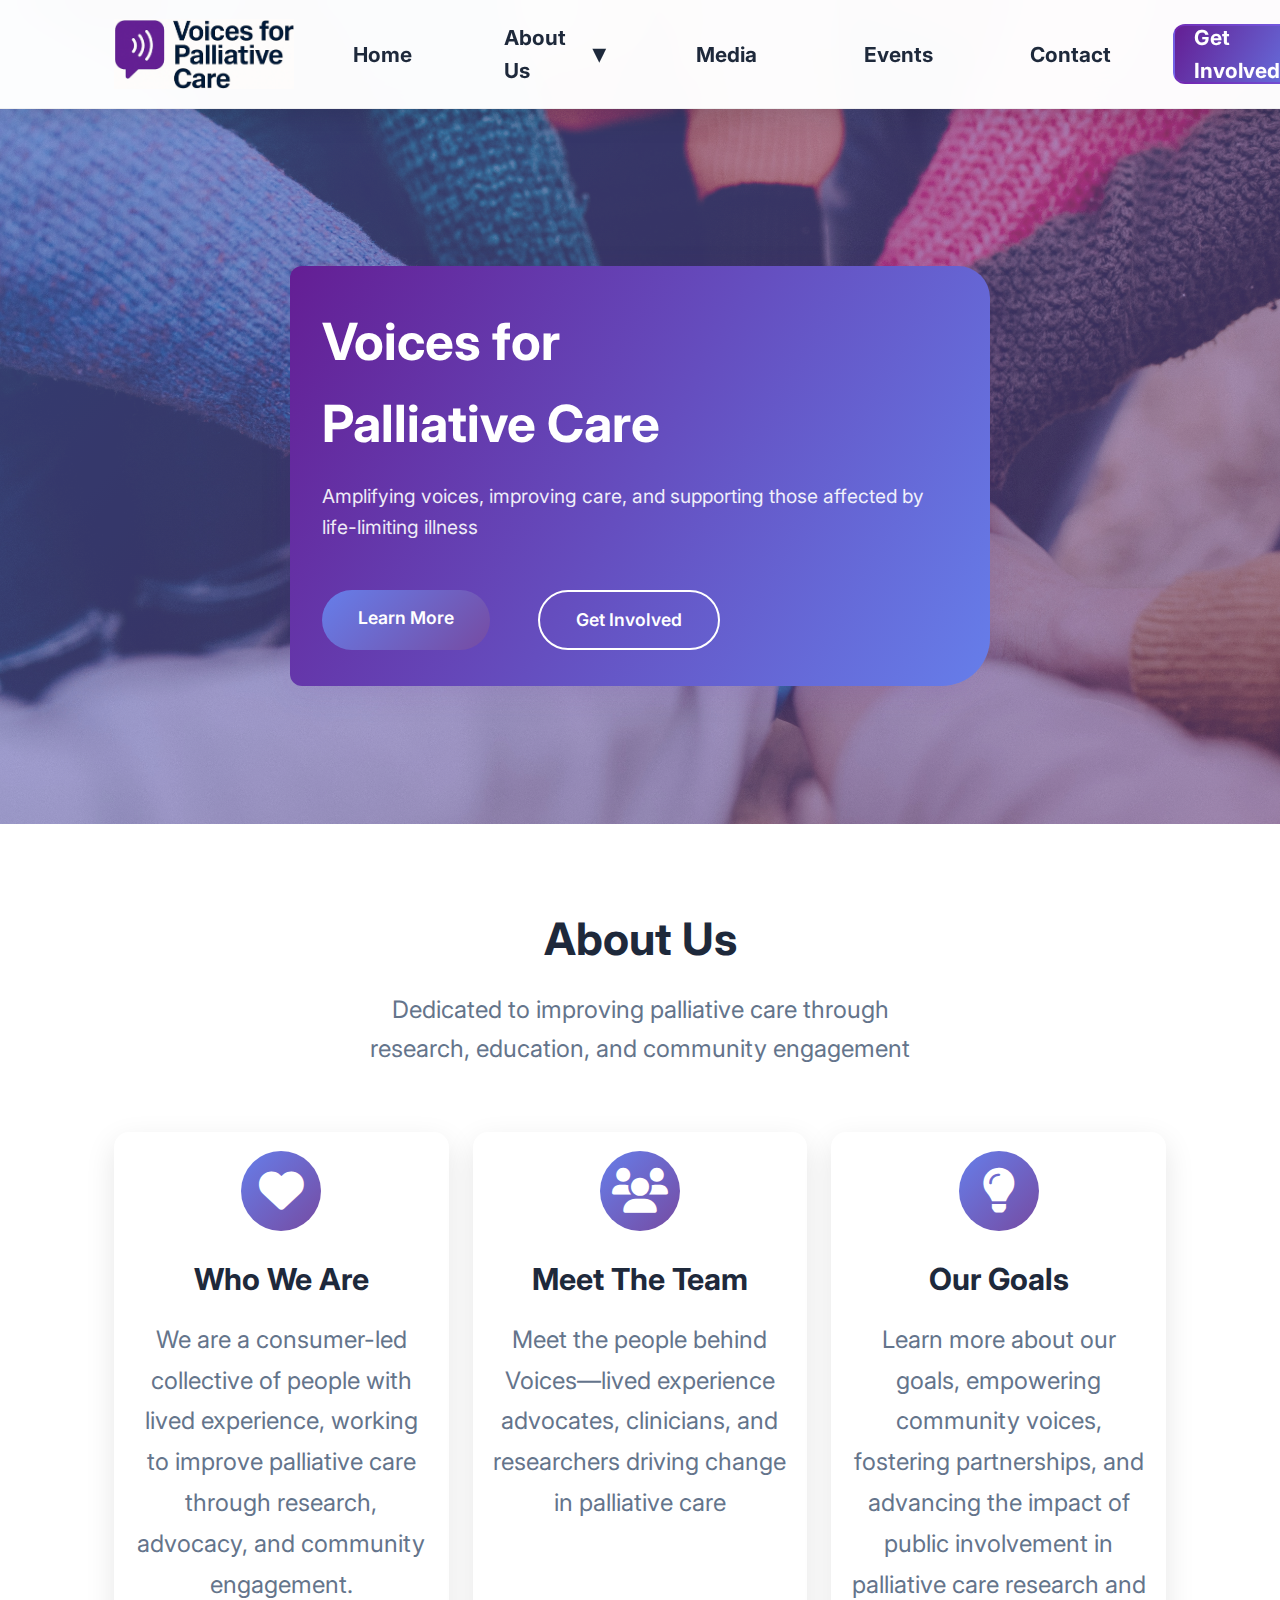
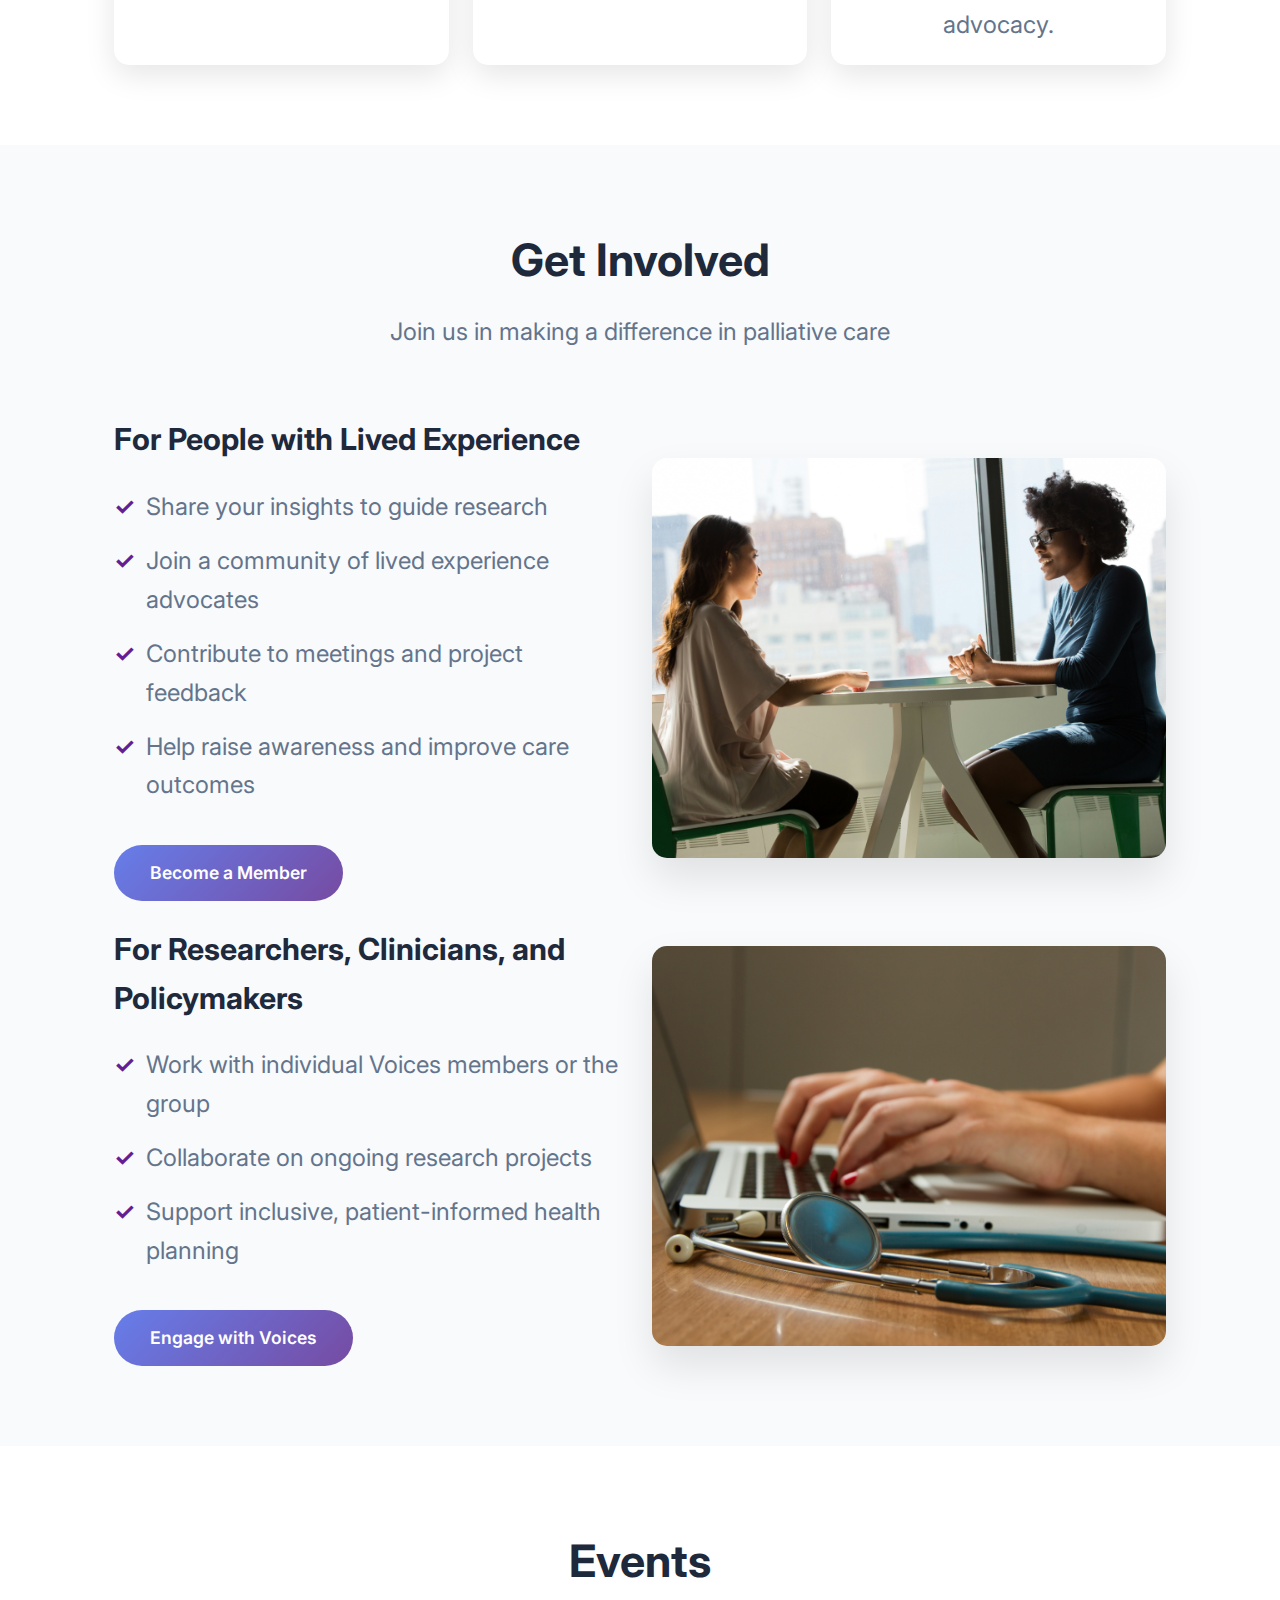
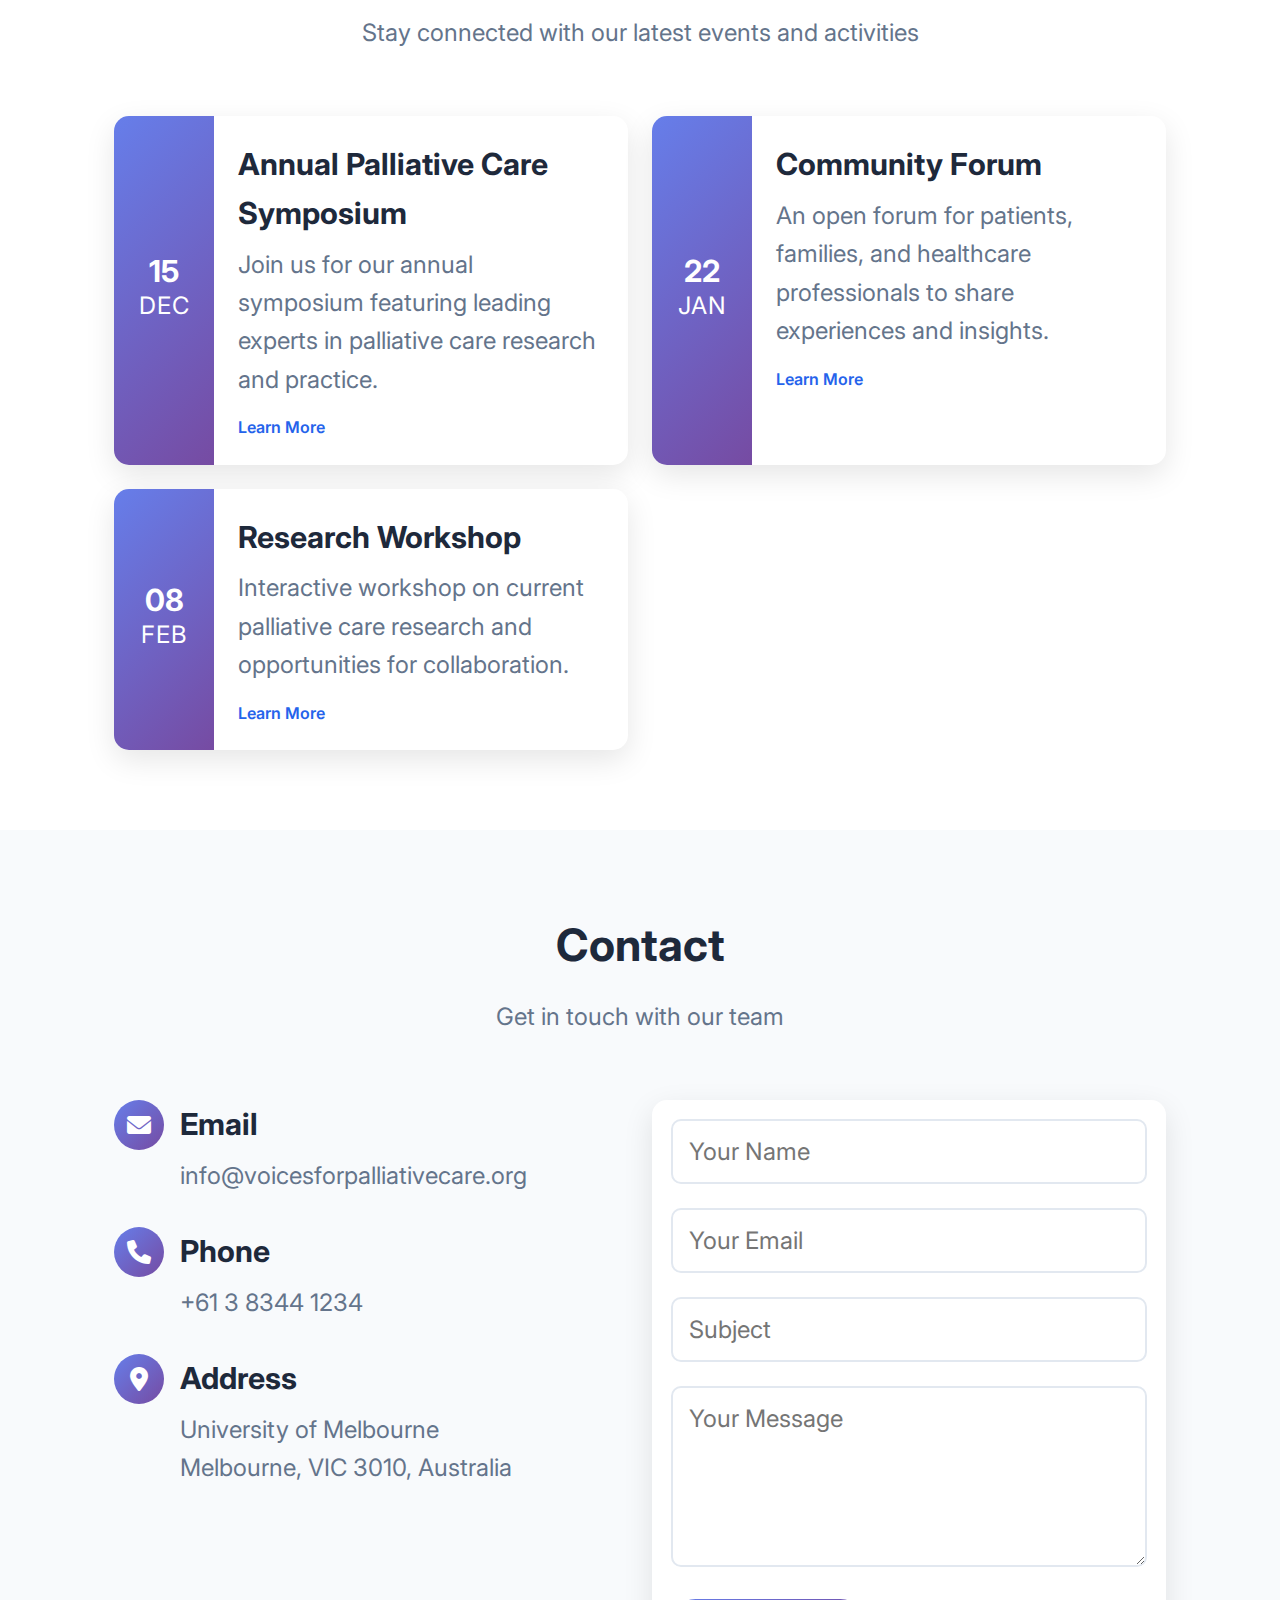
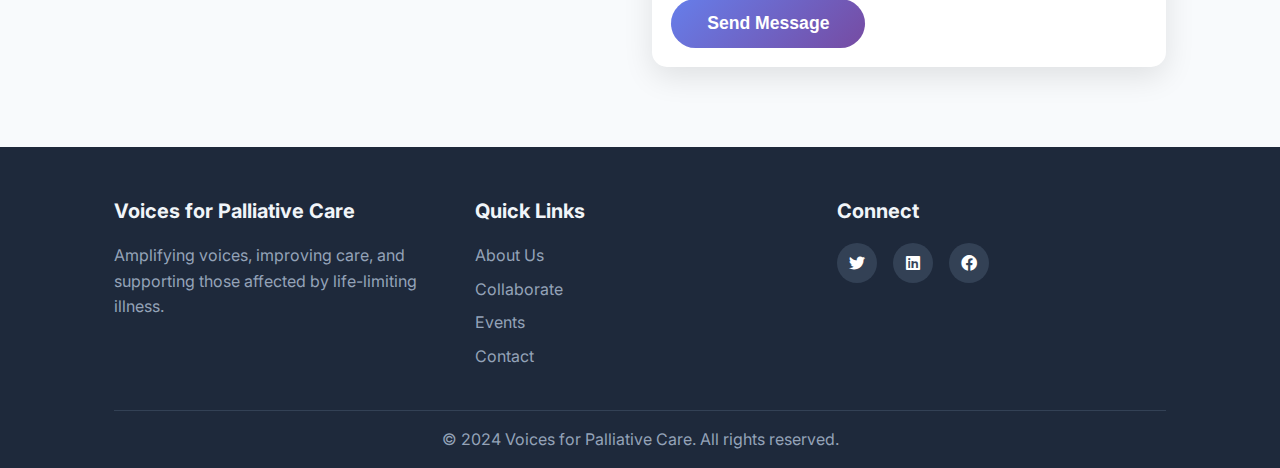
<file: pages/index.html>
<!DOCTYPE html>
<html lang="en">
<head>
    <meta charset="UTF-8">
    <meta name="viewport" content="width=device-width, initial-scale=1.0">
    <title>Voices for Palliative Care</title>
    <link rel="stylesheet" href="../css/styles.css">
    <link href="https://fonts.googleapis.com/css2?family=Inter:wght@300;400;500;600;700&display=swap" rel="stylesheet">
    <link rel="stylesheet" href="https://cdnjs.cloudflare.com/ajax/libs/font-awesome/6.0.0/css/all.min.css">
</head>
<body id="top">
    <!-- Header -->
    <header class="header">
        <div class="container">
            <div class="header-content">
                <div class="logo-left">
                    <img src="../assets/logos/voices logo.PNG" alt="University of Melbourne Logo" class="logo">
                </div>
                <nav class="nav">
                    <ul class="nav-list">
                        <li><a href="#top" class="nav-link">Home</a></li>
                        <li class="nav-item dropdown">
                            
                            <a href="#about" class="nav-link">
                                About Us
                                <span class="dropdown-arrow">&#9662;</span>
                            </a>
                            <ul class="dropdown-menu">
                                <li><a href="who-we-are.html" class="dropdown-link">Who We Are</a></li>
                                <li><a href="meet-the-team.html" class="dropdown-link">Meet The Team</a></li>    
                                <li><a href="our-goals.html" class="dropdown-link">Our Goals</a></li>
                            </ul>
                        </li>
                        <li><a href="#media" class="nav-link">Media</a></li>
                        <li><a href="#events" class="nav-link">Events</a></li>
                        <li><a href="#contact" class="nav-link">Contact</a></li>
                        <li class="nav-item dropdown">
                            <a href="#collaborate" class="nav-link get-involved">
                                Get Involved
                                <span class="dropdown-arrow">&#9662;</span>
                            </a>
                            <ul class="dropdown-menu">
                                <li><a href="#volunteer" class="dropdown-link">Volunteer</a></li>
                                <li><a href="#partner" class="dropdown-link">Partner With Us</a></li>
                            </ul>
                        </li>
                    </ul>
                </nav>
               
                <div class="mobile-menu-toggle">
                    <span></span>
                    <span></span>
                    <span></span>
                </div>
            </div>
        </div>
    </header>

    <!-- Hero Section -->
    <section class="hero">
       
            <div class="hero-content">
                <div class="hero-gradient-box">
                    <h1 class="hero-title">Voices for <br> Palliative Care</h1>
                    <p class="hero-subtitle">Amplifying voices, improving care, and supporting those affected by life-limiting illness</p>
                    <div class="hero-buttons">
                        <a href="#about" class="btn btn-primary">Learn More</a>
                        <a href="#collaborate" class="btn btn-secondary">Get Involved</a>
                    </div>
                </div>
            
        </div>
        <div class="hero-background"></div>
    </section>

    <!-- About Us Section -->
    <section id="about" class="section">
        <div class="container">
            <div class="section-header">
                <h2 class="section-title">About Us</h2>
                <p class="section-subtitle">Dedicated to improving palliative care through research, education, and community engagement</p>
            </div>
            <div class="about-grid">
                <div  class="about-card">
                    <div class="card-icon">
                        <i class="fas fa-heart"></i>
                    </div>
                    <h3>Who We Are</h3>
                    <p>We are a consumer-led collective of people with lived experience, working to improve palliative care through research, advocacy, and community engagement.</p>

                    </div>
                <div class="about-card">
                    <div class="card-icon">
                        <i class="fas fa-users"></i>
                    </div>
                    <h3>Meet The Team</h3>
                    <p>Meet the people behind Voices—lived experience advocates, clinicians, and researchers driving change in palliative care</p>

                    </div>
                <div class="about-card">
                    <div class="card-icon">
                        <i class="fas fa-lightbulb"></i>
                    </div>
                    <h3>Our Goals</h3>
                    <p>Learn more about our goals, empowering community voices, fostering partnerships, and advancing the impact of public involvement in palliative care research and advocacy.</p>
                </div>
            </div>
        </div>
    </section>

    <!-- Collaborate Section -->
    <section id="collaborate" class="section section-alt">
        <div class="container">
            <div class="section-header">
                <h3 class="section-title">Get Involved</h3>
                <p class="section-subtitle">Join us in making a difference in palliative care</p>
            </div>
            <div class="collaborate-content">
                <div class="collaborate-text">
                    <h3>For People with Lived Experience</h3>
                     <ul class="collaborate-list">
                        <li>Share your insights to guide research</li>
                        <li>Join a community of lived experience advocates</li>
                        <li>Contribute to meetings and project feedback</li>
                        <li>Help raise awareness and improve care outcomes</li>
                    </ul>
                    <a href="#member-btn" class="btn btn-primary">Become a Member</a>
                </div>
                <div class="collaborate-image">
                    <img src="../assets/christina-wocintechchat-com-LQ1t-8Ms5PY-unsplash.jpg" alt="Healthcare professionals collaborating">
                </div>
                <div class="collaborate-text">
                    <h3>For Researchers, Clinicians, and Policymakers</h3>
                     <ul class="collaborate-list">
                        <li>Work with individual Voices members or the group</li>
                        <li>Collaborate on ongoing research projects</li>
                        <li>Support inclusive, patient-informed health planning</li>
                    </ul>
                    <a href="#member-btn" class="btn btn-primary">Engage with Voices</a>
                </div>
                <div class="collaborate-image">
                    <img src="../assets/national-cancer-institute-NFvdKIhxYlU-unsplash.jpg" alt="Healthcare professionals collaborating">
                </div>
            </div>
        </div>
    </section>

    <!-- Events Section -->
    <section id="events" class="section">
        <div class="container">
            <div class="section-header">
                <h2 class="section-title">Events</h2>
                <p class="section-subtitle">Stay connected with our latest events and activities</p>
            </div>
            <div class="events-grid">
                <div class="event-card">
                    <div class="event-date">
                        <span class="day">15</span>
                        <span class="month">Dec</span>
                    </div>
                    <div class="event-content">
                        <h3>Annual Palliative Care Symposium</h3>
                        <p>Join us for our annual symposium featuring leading experts in palliative care research and practice.</p>
                        <a href="#" class="event-link">Learn More</a>
                    </div>
                </div>
                <div class="event-card">
                    <div class="event-date">
                        <span class="day">22</span>
                        <span class="month">Jan</span>
                    </div>
                    <div class="event-content">
                        <h3>Community Forum</h3>
                        <p>An open forum for patients, families, and healthcare professionals to share experiences and insights.</p>
                        <a href="#" class="event-link">Learn More</a>
                    </div>
                </div>
                <div class="event-card">
                    <div class="event-date">
                        <span class="day">08</span>
                        <span class="month">Feb</span>
                    </div>
                    <div class="event-content">
                        <h3>Research Workshop</h3>
                        <p>Interactive workshop on current palliative care research and opportunities for collaboration.</p>
                        <a href="#" class="event-link">Learn More</a>
                    </div>
                </div>
            </div>
        </div>
    </section>

    <!-- Contact Section -->
    <section id="contact" class="section section-alt">
        <div class="container">
            <div class="section-header">
                <h2 class="section-title">Contact</h2>
                <p class="section-subtitle">Get in touch with our team</p>
            </div>
            <div class="contact-content">
                <div class="contact-info">
                    <div class="contact-item">
                        <div class="contact-icon">
                            <i class="fas fa-envelope"></i>
                        </div>
                        <div>
                            <h4>Email</h4>
                            <p>info@voicesforpalliativecare.org</p>
                        </div>
                    </div>
                    <div class="contact-item">
                        <div class="contact-icon">
                            <i class="fas fa-phone"></i>
                        </div>
                        <div>
                            <h4>Phone</h4>
                            <p>+61 3 8344 1234</p>
                        </div>
                    </div>
                    <div class="contact-item">
                        <div class="contact-icon">
                            <i class="fas fa-map-marker-alt"></i>
                        </div>
                        <div>
                            <h4>Address</h4>
                            <p>University of Melbourne<br>Melbourne, VIC 3010, Australia</p>
                        </div>
                    </div>
                </div>
                <form class="contact-form">
                    <div class="form-group">
                        <input type="text" placeholder="Your Name" required>
                    </div>
                    <div class="form-group">
                        <input type="email" placeholder="Your Email" required>
                    </div>
                    <div class="form-group">
                        <input type="text" placeholder="Subject">
                    </div>
                    <div class="form-group">
                        <textarea placeholder="Your Message" rows="5" required></textarea>
                    </div>
                    <button type="submit" class="btn btn-primary">Send Message</button>
                </form>
            </div>
        </div>
    </section>

    <!-- Footer -->
    <footer class="footer">
        <div class="container">
            <div class="footer-content">
                <div class="footer-section">
                    <h4>Voices for Palliative Care</h4>
                    <p>Amplifying voices, improving care, and supporting those affected by life-limiting illness.</p>
                </div>
                <div class="footer-section">
                    <h4>Quick Links</h4>
                    <ul>
                        <li><a href="#about">About Us</a></li>
                        <li><a href="#collaborate">Collaborate</a></li>
                        <li><a href="#events">Events</a></li>
                        <li><a href="#contact">Contact</a></li>
                    </ul>
                </div>
                <div class="footer-section">
                    <h4>Connect</h4>
                    <div class="social-links">
                        <a href="#"><i class="fab fa-twitter"></i></a>
                        <a href="#"><i class="fab fa-linkedin"></i></a>
                        <a href="#"><i class="fab fa-facebook"></i></a>
                    </div>
                </div>
            </div>
            <div class="footer-bottom">
                <p>&copy; 2024 Voices for Palliative Care. All rights reserved.</p>
            </div>
        </div>
    </footer>

    <script src="../js/script.js"></script>
</body>
</html>
</file>
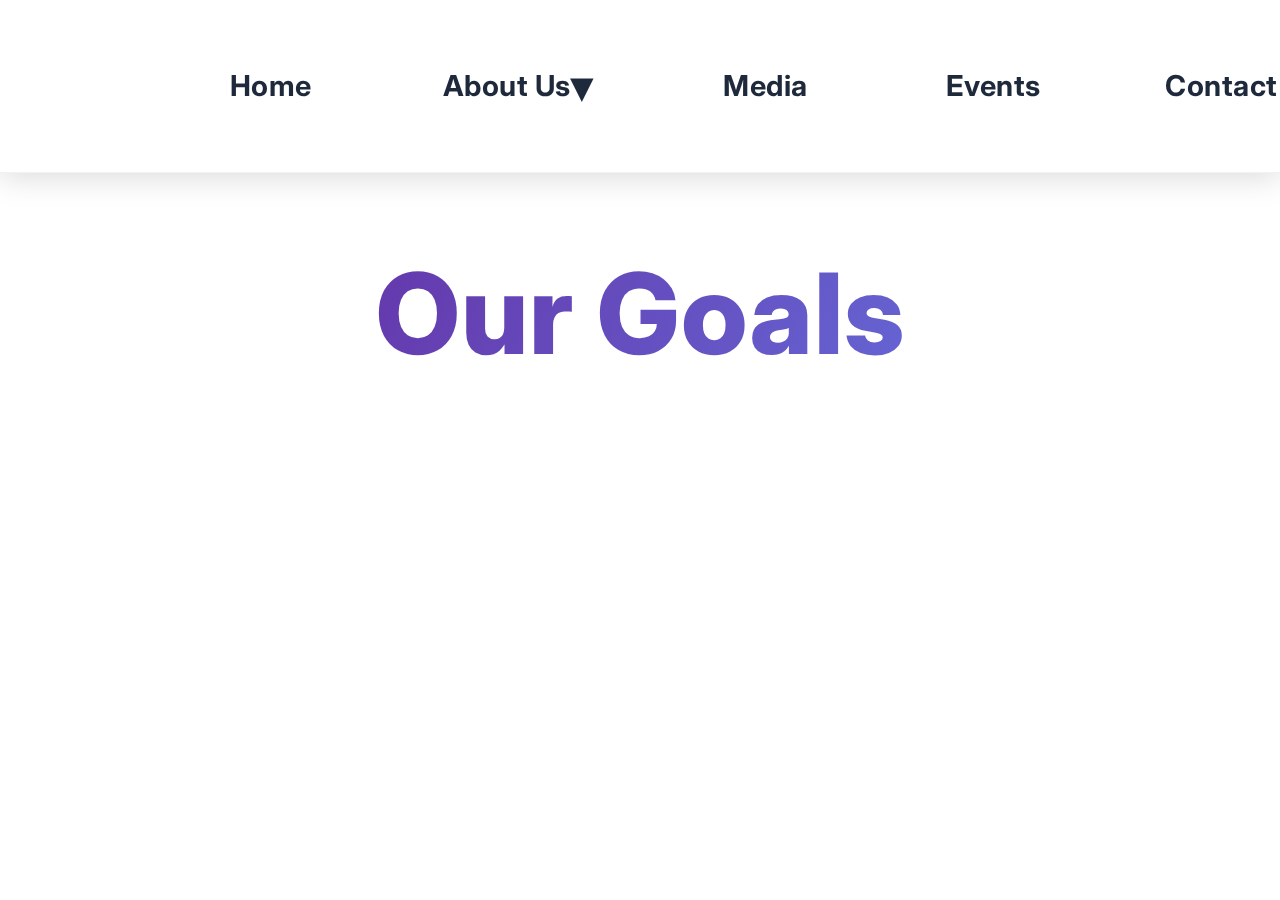
<file: pages/our-goals-old.html>
<!DOCTYPE html>
<html lang="en">
<head>
    <meta charset="UTF-8">
    <meta name="viewport" content="width=device-width, initial-scale=1.0">
    <title>Our Goals - Voices for Palliative Care</title>
    <link rel="stylesheet" href="../css/our-goals.css">
    <link href="https://fonts.googleapis.com/css2?family=Inter:wght@300;400;500;600;700&display=swap" rel="stylesheet">
    <link rel="stylesheet" href="https://cdnjs.cloudflare.com/ajax/libs/font-awesome/6.0.0/css/all.min.css">
</head>
<body id="top">
    <!-- Header -->
    <header class="header">
        <div class="container">
            <div class="header-content">
                <div class="logo-left">
                    <img src="../assets/logos/voices logo.PNG" alt="University of Melbourne Logo" class="logo">
                </div>
                <nav class="nav">
                    <ul class="nav-list">
                        <li><a href="index.html" class="nav-link">Home</a></li>
                        <li class="nav-item dropdown">
                            <a href="" class="nav-link">
                                About Us
                                <span class="dropdown-arrow">&#9662;</span>
                            </a>
                            <ul class="dropdown-menu">
                                <li><a href="who-we-are.html" class="dropdown-link">Who We Are</a></li>
                                <li><a href="meet-the-team.html" class="dropdown-link">Meet The Team</a></li>    
                                <li><a href="our-goals.html" class="dropdown-link">Our Goals</a></li>
                            </ul>
                        </li>
                        <li><a href="#media" class="nav-link">Media</a></li>
                        <li><a href="#events" class="nav-link">Events</a></li>
                        <li><a href="#contact" class="nav-link">Contact</a></li>
                        <li class="nav-item dropdown">
                            <a href="#collaborate" class="nav-link get-involved">
                                Get Involved
                                <span class="dropdown-arrow">&#9662;</span>
                            </a>
                            <ul class="dropdown-menu">
                                <li><a href="#volunteer" class="dropdown-link">Volunteer</a></li>
                                <li><a href="#partner" class="dropdown-link">Partner With Us</a></li>
                            </ul>
                        </li>
                    </ul>
                </nav>
                <div class="mobile-menu-toggle">
                    <span></span>
                    <span></span>
                    <span></span>
                </div>
            </div>
        </div>
    </header>
    <main>
        <section class="goals-hero">
            <div class="container">
                <h1 class="goals-title">Our Goals</h1>
            </div>
        </section>
        <section class="goals-content-section">
            <div class="container">
                <p class="goals-content">
                    
                </p>
            </div>
        </section>
    </main>
    <script src="../js/script.js"></script>
</body>
</html>
</file>
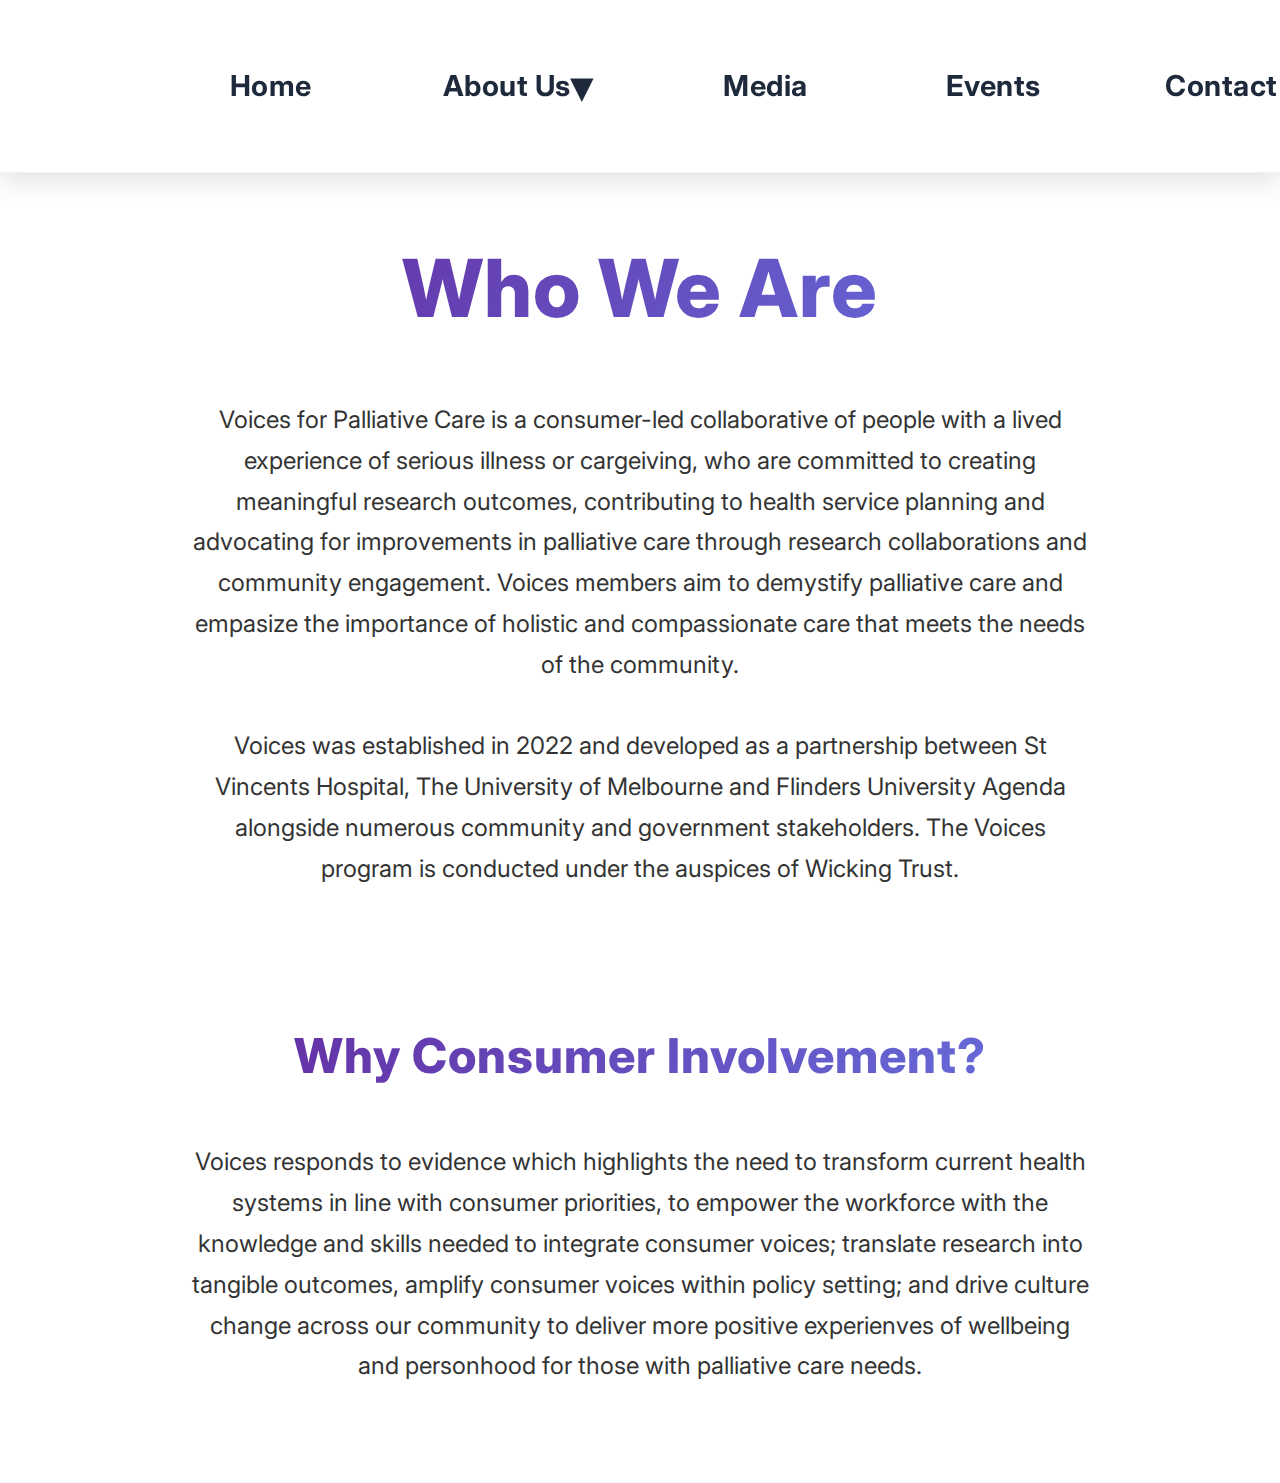
<file: pages/who-we-are-old.html>
<!DOCTYPE html>
<html lang="en">
<head>
    <meta charset="UTF-8">
    <meta name="viewport" content="width=device-width, initial-scale=1.0">
    <title>Who We Are - Voices for Palliative Care</title>
    <link rel="stylesheet" href="../css/who-we-are.css">
    <link href="https://fonts.googleapis.com/css2?family=Inter:wght@300;400;500;600;700&display=swap" rel="stylesheet">
    <link rel="stylesheet" href="https://cdnjs.cloudflare.com/ajax/libs/font-awesome/6.0.0/css/all.min.css">
</head>
<body id="top">
    <!-- Header -->
    <header class="header">
        <div class="container">
            <div class="header-content">
                <div class="logo-left">
                    <img src="../assets/logos/voices logo.PNG" alt="University of Melbourne Logo" class="logo">
                </div>
                <nav class="nav">
                    <ul class="nav-list">
                        <li><a href="index.html" class="nav-link">Home</a></li>
                        <li class="nav-item dropdown">
                            <a href="#about" class="nav-link">
                                About Us
                                <span class="dropdown-arrow">&#9662;</span>
                            </a>
                            <ul class="dropdown-menu">
                                <li><a href="#" class="dropdown-link">Who We Are</a></li>
                                <li><a href="meet-the-team.html" class="dropdown-link">Meet The Team</a></li>    
                                <li><a href="our-goals.html" class="dropdown-link">Our Goals</a></li>
                            </ul>
                        </li>
                        <li><a href="#media" class="nav-link">Media</a></li>
                        <li><a href="#events" class="nav-link">Events</a></li>
                        <li><a href="#contact" class="nav-link">Contact</a></li>
                        <li class="nav-item dropdown">
                            <a href="#collaborate" class="nav-link get-involved">
                                Get Involved
                                <span class="dropdown-arrow">&#9662;</span>
                            </a>
                            <ul class="dropdown-menu">
                                <li><a href="#volunteer" class="dropdown-link">Volunteer</a></li>
                                <li><a href="#partner" class="dropdown-link">Partner With Us</a></li>
                            </ul>
                        </li>
                    </ul>
                </nav>
                <div class="mobile-menu-toggle">
                    <span></span>
                    <span></span>
                    <span></span>
                </div>
            </div>
        </div>
    </header>
    <main>
        <section class="who-hero">
            <div class="container">
                <h1 class="who-title">Who We Are</h1>
            </div>
        </section>
        <section class="who-content-section">
            <div class="container">
                <p class="who-content">

Voices for Palliative Care is a consumer-led collaborative of people with a 
lived experience of serious illness or cargeiving, who are committed to creating meaningful research outcomes, contributing to health service planning and advocating for improvements in palliative care through research collaborations and community engagement. Voices members aim to demystify palliative care and empasize the importance of holistic and compassionate care that meets the needs of the community.
<br>
<br>
Voices was established in 2022 and developed as a partnership between St Vincents Hospital, The University of Melbourne and Flinders University Agenda alongside numerous community and government stakeholders. The Voices program is conducted under the auspices of Wicking Trust. 
                </p>
            </div>
        </section>
        <section class="consumer-involv">
            <div class="container">
                <h2 class="consumer-title">
                    Why Consumer Involvement?
                </h2>
            </div>
        </section>
        <section class="consumer-content-section">
            <div class="container">
                <p class="consumer-content">
                 
Voices responds to evidence which highlights the need to transform current health systems in line with consumer priorities, to empower the workforce with the knowledge and skills needed to integrate consumer voices; translate research into tangible outcomes, amplify consumer voices within policy setting; and drive culture change across our community to deliver more positive experienves of wellbeing and personhood for those with palliative care needs.    
                </p>
            </div>
        </section>
    </main>
    <script src="../js/script.js"></script>
</body>
</html>
</file>
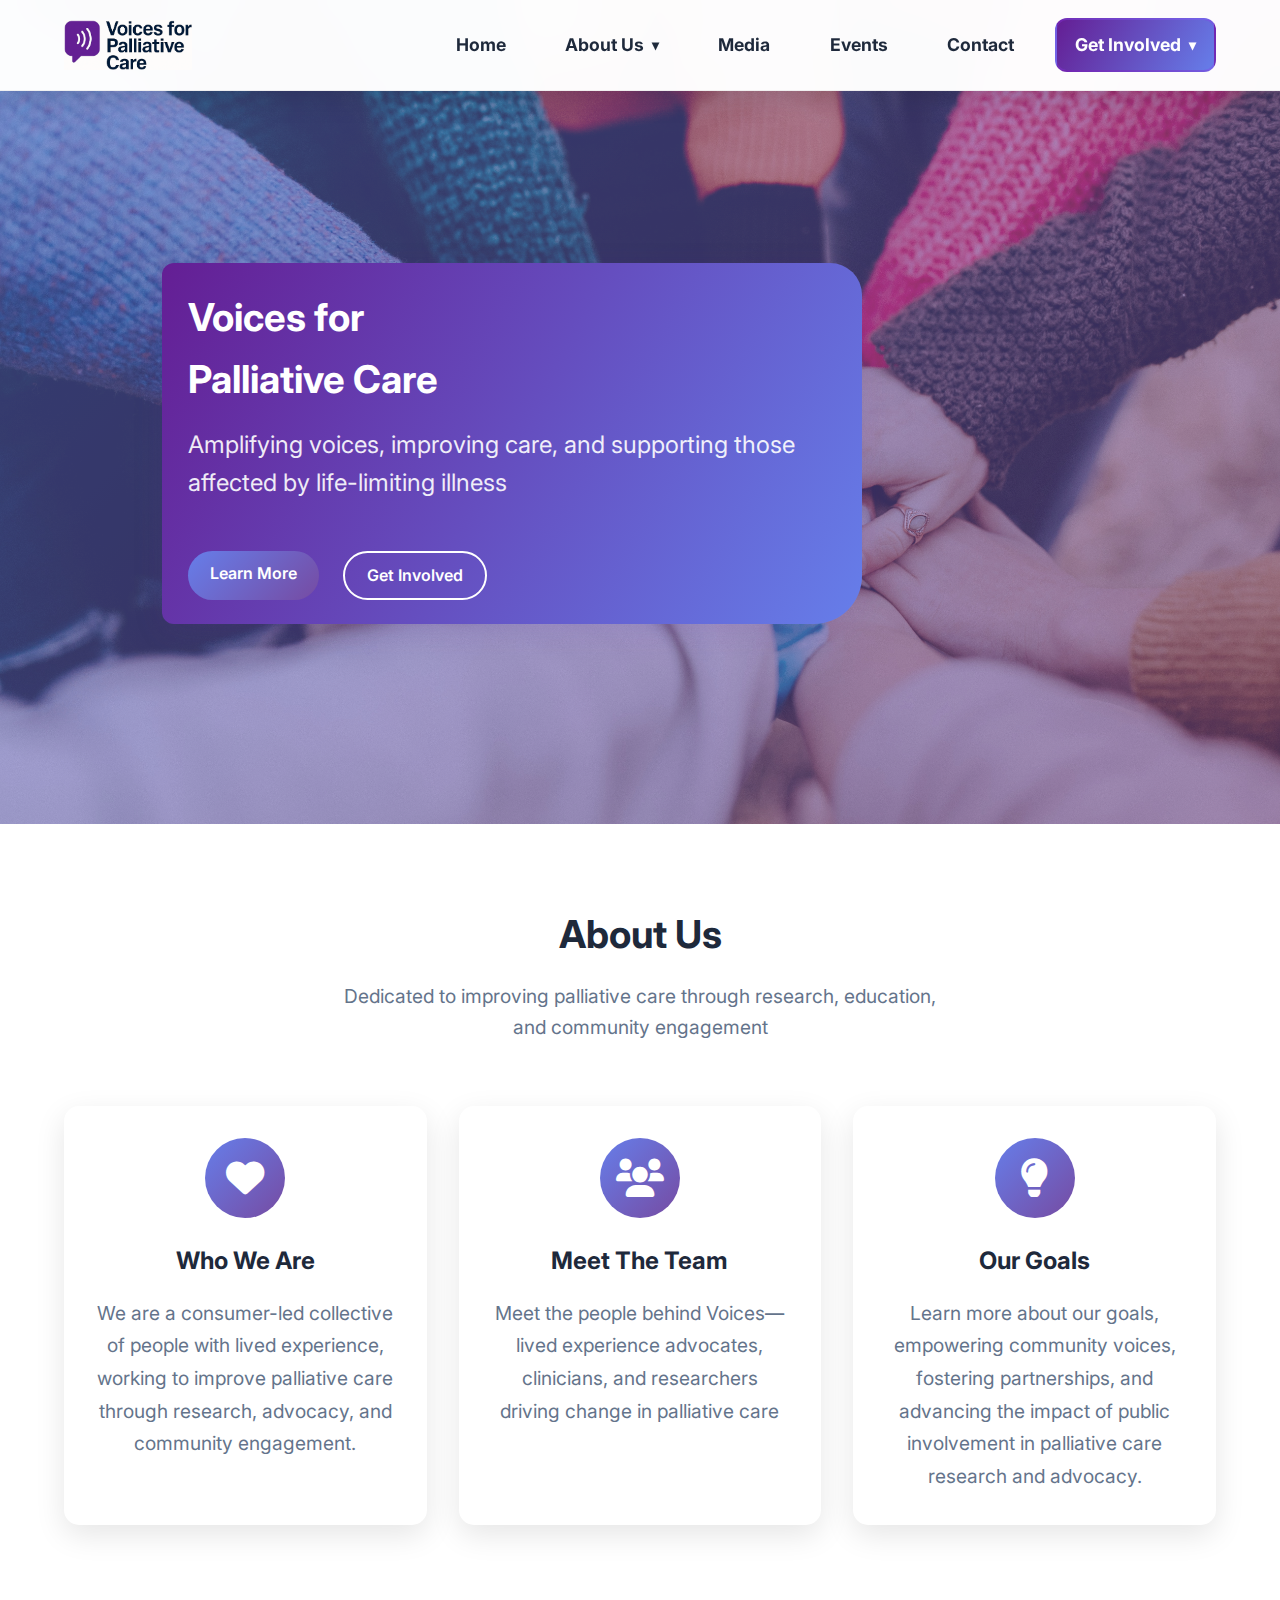
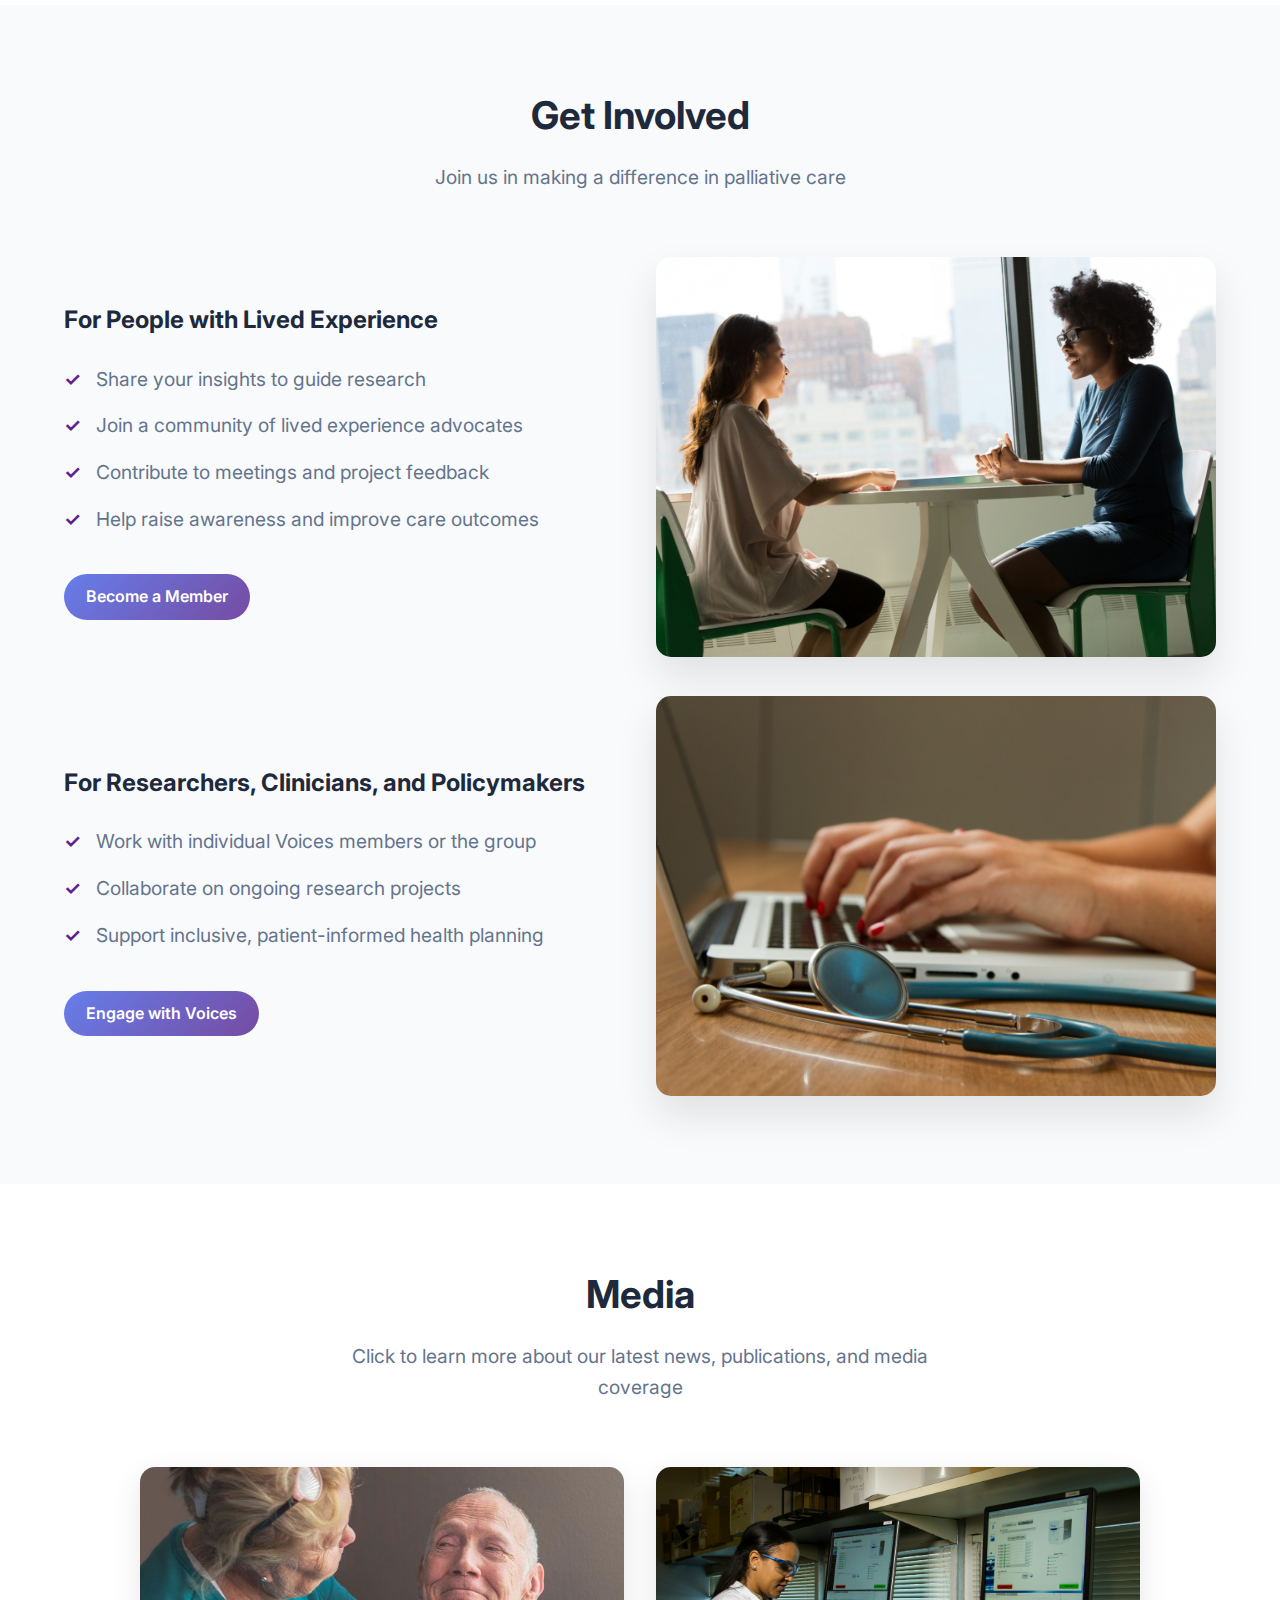
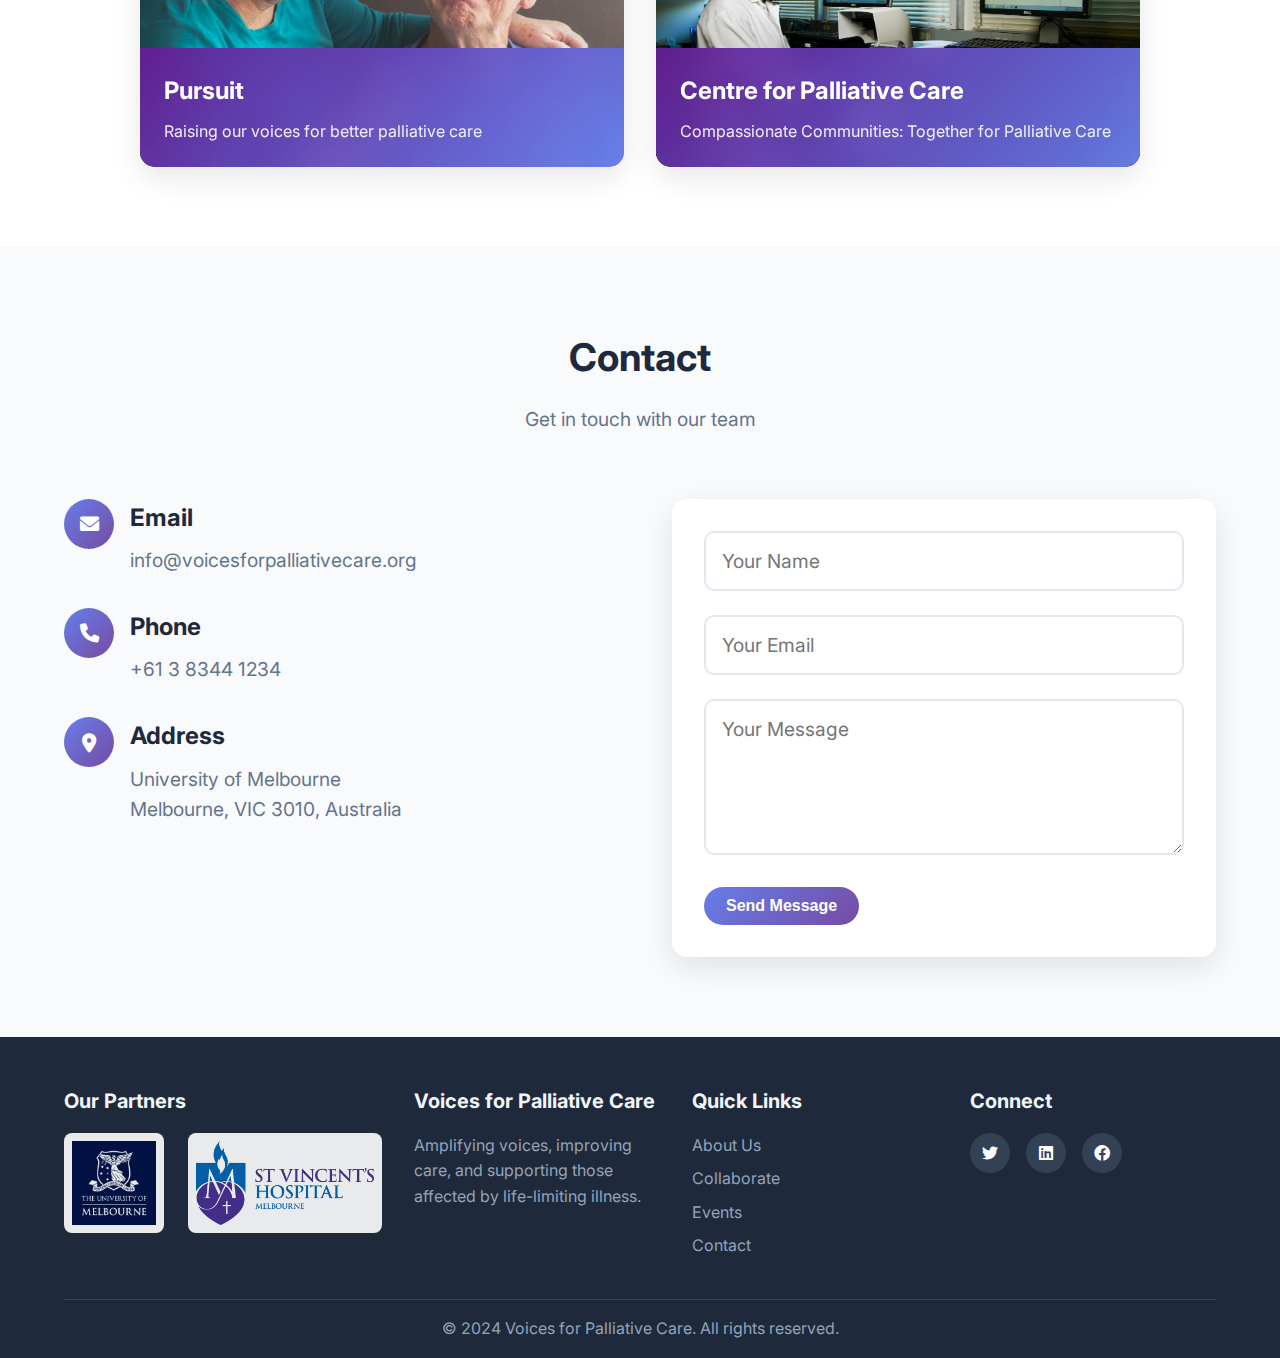
<file: REDO/nav-bar.html>
<!DOCTYPE html>
<html lang="en">
<head>
    <meta charset="UTF-8">
    <meta name="viewport" content="width=device-width, initial-scale=1.0">
    <title>Document</title>
    <link href="https://fonts.googleapis.com/css2?family=Inter:wght@300;400;500;600;700&display=swap" rel="stylesheet">
    <link rel="stylesheet" href="https://cdnjs.cloudflare.com/ajax/libs/font-awesome/6.0.0/css/all.min.css">
    <link rel="stylesheet" href="nav-bar.css">
</head>
<body>
  <header class="header">
    <div class="container">
        <div class="header-content">
            <div class="logo-left">
                <img src="../assets/logos/voices logo.PNG" alt="University of Melbourne Logo" class="logo">
            </div>
            <nav class="nav">
                <ul class="nav-list">
                    <li><a href="#top" class="nav-link">Home</a></li>
                    <li class="nav-item dropdown">
                        
                        <a href="#about" class="nav-link">
                            About Us
                            <span class="dropdown-arrow">&#9662;</span>
                        </a>
                        <ul class="dropdown-menu">
                            <li><a href="who-we-are.html" class="dropdown-link">Who We Are</a></li>
                            <li><a href="meet-the-team.html" class="dropdown-link">Meet The Team</a></li>    
                            <li><a href="our-goals.html" class="dropdown-link">Our Goals</a></li>
                        </ul>
                    </li>
                    <li><a href="#media" class="nav-link">Media</a></li>
                    <li><a href="#events" class="nav-link">Events</a></li>
                    <li><a href="#contact" class="nav-link">Contact</a></li>
                    <li class="nav-item dropdown">
                        <a href="#collaborate" class="nav-link get-involved">
                            Get Involved
                            <span class="dropdown-arrow">&#9662;</span>
                        </a>
                        <ul class="dropdown-menu">
                            <li><a href="#volunteer" class="dropdown-link">Become a Member</a></li>
                            <li><a href="#partner" class="dropdown-link">Engage with Voices</a></li>
                        </ul>
                    </li>
                </ul>
            </nav>
           
            <div class="mobile-menu-toggle">
                <span></span>
                <span></span>
                <span></span>
            </div>
        </div>
    </div>
</header>

<section class="hero">
       
  <div class="hero-content">
      <div class="hero-gradient-box">
          <h1 class="hero-title">Voices for <br> Palliative Care</h1>
          <p class="hero-subtitle">Amplifying voices, improving care, and supporting those affected by life-limiting illness</p>
          <div class="hero-buttons">
              <a href="#about" class="btn btn-primary">Learn More</a>
              <a href="#collaborate" class="btn btn-secondary">Get Involved</a>
          </div>
      </div>
  
</div>
<div class="hero-background"></div>
</section>

<!-- About Us Section -->
<section id="about" class="section">
    <div class="container">
        <div class="section-header">
            <h2 class="section-title">About Us</h2>
            <p class="section-subtitle">Dedicated to improving palliative care through research, education, and community engagement</p>
        </div>
        <div class="about-grid">
            <div  class="about-card">
                <div class="card-icon">
                    <i class="fas fa-heart"></i>
                </div>
                <h3>Who We Are</h3>
                <p>We are a consumer-led collective of people with lived experience, working to improve palliative care through research, advocacy, and community engagement.</p>

                </div>
            <div class="about-card">
                <div class="card-icon">
                    <i class="fas fa-users"></i>
                </div>
                <h3>Meet The Team</h3>
                <p>Meet the people behind Voices—lived experience advocates, clinicians, and researchers driving change in palliative care</p>

                </div>
            <div class="about-card">
                <div class="card-icon">
                    <i class="fas fa-lightbulb"></i>
                </div>
                <h3>Our Goals</h3>
                <p>Learn more about our goals, empowering community voices, fostering partnerships, and advancing the impact of public involvement in palliative care research and advocacy.</p>
            </div>
        </div>
    </div>
</section>

<!-- Collaborate Section -->
<section id="collaborate" class="section section-alt">
    <div class="container">
        <div class="section-header">
            <h3 class="section-title">Get Involved</h3>
            <p class="section-subtitle">Join us in making a difference in palliative care</p>
        </div>
        <div class="collaborate-content">
            <div class="collaborate-text">
                <h3>For People with Lived Experience</h3>
                 <ul class="collaborate-list">
                    <li>Share your insights to guide research</li>
                    <li>Join a community of lived experience advocates</li>
                    <li>Contribute to meetings and project feedback</li>
                    <li>Help raise awareness and improve care outcomes</li>
                </ul>
                <a href="#member-btn" class="btn btn-primary">Become a Member</a>
            </div>
            <div class="collaborate-image">
                <img src="../assets/christina-wocintechchat-com-LQ1t-8Ms5PY-unsplash.jpg" alt="Healthcare professionals collaborating">
            </div>
            <div class="collaborate-text">
                <h3>For Researchers, Clinicians, and Policymakers</h3>
                 <ul class="collaborate-list">
                    <li>Work with individual Voices members or the group</li>
                    <li>Collaborate on ongoing research projects</li>
                    <li>Support inclusive, patient-informed health planning</li>
                </ul>
                <a href="#member-btn" class="btn btn-primary">Engage with Voices</a>
            </div>
            <div class="collaborate-image">
                <img src="../assets/national-cancer-institute-NFvdKIhxYlU-unsplash.jpg" alt="Healthcare professionals collaborating">
            </div>
        </div>
    </div>
</section>

<!-- Media Section -->
<section id="media" class="section">
    <div class="container">
        <div class="section-header">
            <h2 class="section-title">Media</h2>
            <p class="section-subtitle">Click to learn more about our latest news, publications, and media coverage</p>
        </div>
        <div class="media-grid">
            <a href="https://pursuit.unimelb.edu.au/articles/raising-our-voices-for-better-palliative-care" class="media-tile" target="_blank">
                <div class="media-image">
                    <img src="../assets/pursuit-media.png" alt="News and Updates">
                    <div class="media-banner">
                        <h3>Pursuit</h3>
                        <p>Raising our voices for better palliative care</p>
                    </div>
                </div>
            </a>
            <a href="https://www.centreforpallcare.org/news/80/voices-for-palliative-care" class="media-tile" target="_blank">
                <div class="media-image">
                    <img src="../assets/national-cancer-institute-82BHTkmkDfU-unsplash.jpg" alt="Publications and Research">
                    <div class="media-banner">
                        <h3>Centre for Palliative Care</h3>
                        <p>Compassionate Communities: Together for Palliative Care</p>
                    </div>
                </div>
            </a>
        </div>
    </div>
</section>

    <!-- Contact Section -->
    <section id="contact" class="section section-alt">
        <div class="container">
            <div class="section-header">
                <h2 class="section-title">Contact</h2>
                <p class="section-subtitle">Get in touch with our team</p>
            </div>
            <div class="contact-content">
                <div class="contact-info">
                    <div class="contact-item">
                        <div class="contact-icon">
                            <i class="fas fa-envelope"></i>
                        </div>
                        <div>
                            <h4>Email</h4>
                            <p>info@voicesforpalliativecare.org</p>
                        </div>
                    </div>
                    <div class="contact-item">
                        <div class="contact-icon">
                            <i class="fas fa-phone"></i>
                        </div>
                        <div>
                            <h4>Phone</h4>
                            <p>+61 3 8344 1234</p>
                        </div>
                    </div>
                    <div class="contact-item">
                        <div class="contact-icon">
                            <i class="fas fa-map-marker-alt"></i>
                        </div>
                        <div>
                            <h4>Address</h4>
                            <p>University of Melbourne<br>Melbourne, VIC 3010, Australia</p>
                        </div>
                    </div>
                </div>
                <form class="contact-form">
                    <div class="form-group">
                        <input type="text" placeholder="Your Name" required>
                    </div>
                    <div class="form-group">
                        <input type="email" placeholder="Your Email" required>
                    </div>
                    <div class="form-group">
                        <textarea placeholder="Your Message" rows="5" required></textarea>
                    </div>
                    <button type="submit" class="btn btn-primary">Send Message</button>
                </form>
            </div>
        </div>
    </section>

 <!-- Footer -->
 <footer class="footer">
    <div class="container">
        <div class="footer-content">
            <div class="footer-section">
                <h4>Our Partners</h4>
                <div class="partner-logos">
                    <img src="../assets/logos/UoM_Logo_Vert_Housed_RGB.png" alt="University of Melbourne" class="partner-logo">
                    <img src="../assets/logos/SVHM_Horiz_Colour_RGB.jpg" alt="St Vincent's Hospital Melbourne" class="partner-logo">
                </div>
            </div>
            <div class="footer-section">
                <h4>Voices for Palliative Care</h4>
                <p>Amplifying voices, improving care, and supporting those affected by life-limiting illness.</p>
            </div>
            <div class="footer-section">
                <h4>Quick Links</h4>
                <ul>
                    <li><a href="#about">About Us</a></li>
                    <li><a href="#collaborate">Collaborate</a></li>
                    <li><a href="#events">Events</a></li>
                    <li><a href="#contact">Contact</a></li>
                </ul>
            </div>
            <div class="footer-section">
                <h4>Connect</h4>
                <div class="social-links">
                    <a href="#"><i class="fab fa-twitter"></i></a>
                    <a href="#"><i class="fab fa-linkedin"></i></a>
                    <a href="#"><i class="fab fa-facebook"></i></a>
                </div>
            </div>
        </div>
        <div class="footer-bottom">
            <p>&copy; 2024 Voices for Palliative Care. All rights reserved.</p>
        </div>
    </div>
</footer>

<script src="../js/script.js"></script>

</body>
</html>
</file>
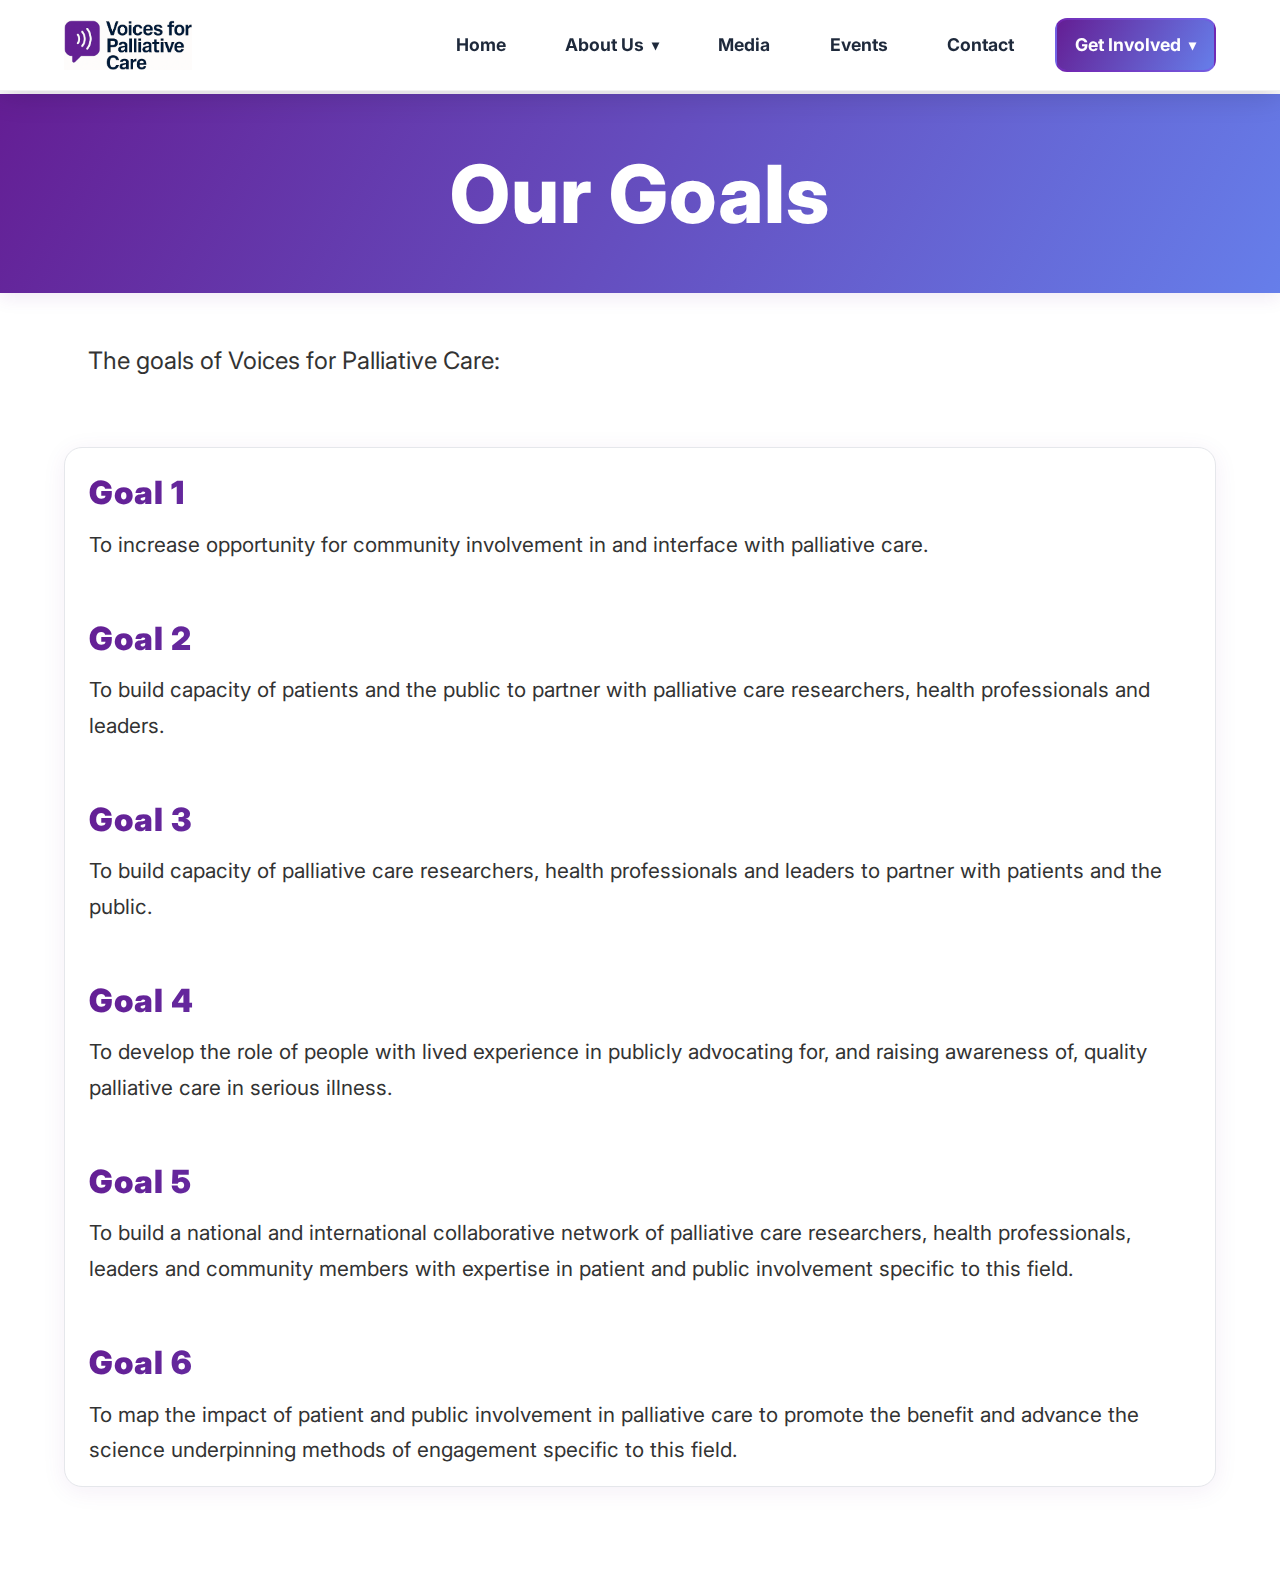
<file: REDO/our-goals.html>
<!DOCTYPE html>
<html lang="en">
<head>
    <meta charset="UTF-8">
    <meta name="viewport" content="width=device-width, initial-scale=1.0">
    <title>Document</title>
    <link href="https://fonts.googleapis.com/css2?family=Inter:wght@300;400;500;600;700&display=swap" rel="stylesheet">
    <link rel="stylesheet" href="https://cdnjs.cloudflare.com/ajax/libs/font-awesome/6.0.0/css/all.min.css">
    <link rel="stylesheet" href="our-goals.css">
</head>
<body>
  <header class="header">
    <div class="container">
        <div class="header-content">
            <div class="logo-left">
                <img src="../assets/logos/voices logo.PNG" alt="University of Melbourne Logo" class="logo">
            </div>
            <nav class="nav">
                <ul class="nav-list">
                    <li><a href="nav-bar.html" class="nav-link">Home</a></li>
                    <li class="nav-item dropdown">
                        
                        <a href="#about" class="nav-link">
                            About Us
                            <span class="dropdown-arrow">&#9662;</span>
                        </a>
                        <ul class="dropdown-menu">
                            <li><a href="who-we-are.html" class="dropdown-link">Who We Are</a></li>
                            <li><a href="meet-the-team.html" class="dropdown-link">Meet The Team</a></li>    
                            <li><a href="our-goals.html" class="dropdown-link">Our Goals</a></li>
                        </ul>
                    </li>
                    <li><a href="#media" class="nav-link">Media</a></li>
                    <li><a href="#events" class="nav-link">Events</a></li>
                    <li><a href="#contact" class="nav-link">Contact</a></li>
                    <li class="nav-item dropdown">
                        <a href="#collaborate" class="nav-link get-involved">
                            Get Involved
                            <span class="dropdown-arrow">&#9662;</span>
                        </a>
                        <ul class="dropdown-menu">
                            <li><a href="#volunteer" class="dropdown-link">Volunteer</a></li>
                            <li><a href="#partner" class="dropdown-link">Partner With Us</a></li>
                        </ul>
                    </li>
                </ul>
            </nav>
           
            <div class="mobile-menu-toggle">
                <span></span>
                <span></span>
                <span></span>
            </div>
        </div>
    </div>
</header>

<section class="goals-hero">
    <div class="container">
        <h1 class="goals-title goals-banner">Our Goals</h1>
    </div>
</section>

<section class="goals-content-section">
    <div class="container">
        <p class="goals-content">
            The goals of Voices for Palliative Care:
        </p>

        <br>
        <div class="goal-div">
            <h3 class="goal-title">Goal 1</h3>
            <p class="goal-content">
                To increase opportunity for community involvement in and interface with palliative care.
            </p>
       

            <br>
            <br>
            <h3 class="goal-title">Goal 2</h3>
            <p class="goal-content">
                To build capacity of patients and the public to partner with palliative care researchers, health professionals and leaders.
            </p>
    
            <br>
            <br>
            <h3 class="goal-title">Goal 3</h3>
            <p class="goal-content">
                To build capacity of palliative care researchers, health professionals and leaders to partner with patients and the public.
            </p>

            <br>
            <br>
            <h3 class="goal-title">Goal 4</h3>
            <p class="goal-content">
                To develop the role of people with lived experience in publicly advocating for, and raising awareness of, quality palliative care in serious illness.
            </p>

            <br>
            <br>
            <h3 class="goal-title">Goal 5</h3>
            <p class="goal-content">
                To build a national and international collaborative network of palliative care researchers, health professionals, leaders and community members with expertise in patient and public involvement specific to this field.
            </p>
   
            <br>
            <br>
            <h3 class="goal-title">Goal 6</h3>
            <p class="goal-content">
                To map the impact of patient and public involvement in palliative care to promote the benefit and advance the science underpinning methods of engagement specific to this field.
            </p>
       
    </div>
</section>

<script src="../js/script.js"></script>
</body>
</html>
</file>
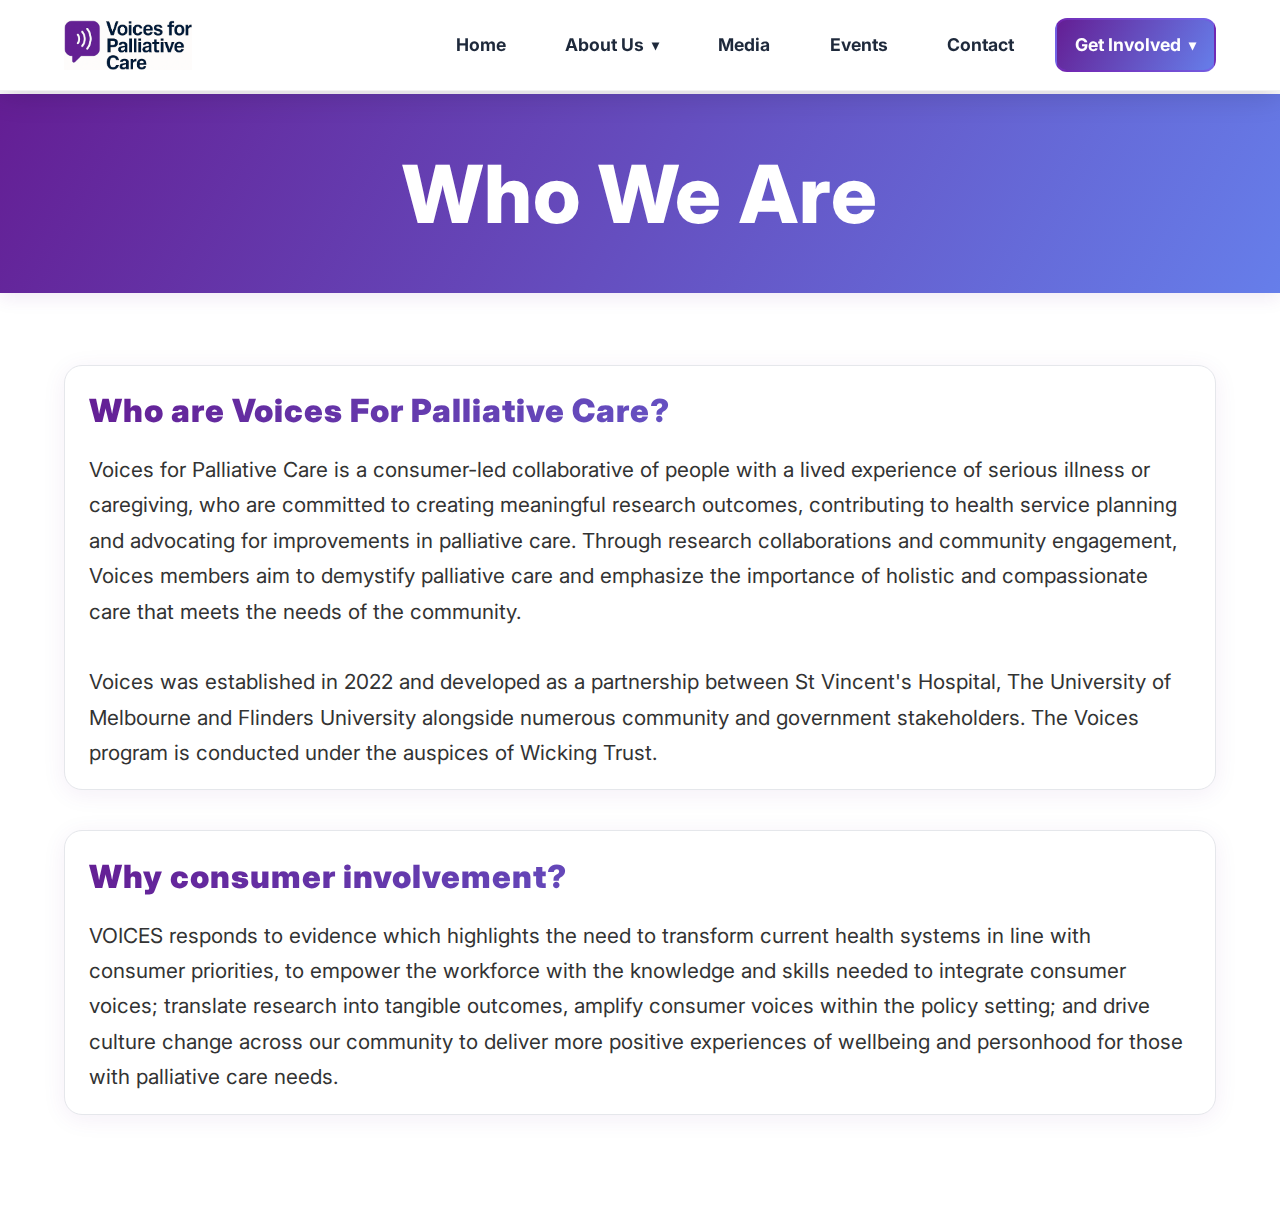
<file: REDO/who-we-are.html>
<!DOCTYPE html>
<html lang="en">
<head>
    <meta charset="UTF-8">
    <meta name="viewport" content="width=device-width, initial-scale=1.0">
    <title>Document</title>
    <link href="https://fonts.googleapis.com/css2?family=Inter:wght@300;400;500;600;700&display=swap" rel="stylesheet">
    <link rel="stylesheet" href="https://cdnjs.cloudflare.com/ajax/libs/font-awesome/6.0.0/css/all.min.css">
    <link rel="stylesheet" href="who-we-are.css">
</head>
<body>
  <header class="header">
    <div class="container">
        <div class="header-content">
            <div class="logo-left">
                <img src="../assets/logos/voices logo.PNG" alt="University of Melbourne Logo" class="logo">
            </div>
            <nav class="nav">
                <ul class="nav-list">
                    <li><a href="nav-bar.html" class="nav-link">Home</a></li>
                    <li class="nav-item dropdown">
                        
                        <a href="#about" class="nav-link">
                            About Us
                            <span class="dropdown-arrow">&#9662;</span>
                        </a>
                        <ul class="dropdown-menu">
                            <li><a href="who-we-are.html" class="dropdown-link">Who We Are</a></li>
                            <li><a href="meet-the-team.html" class="dropdown-link">Meet The Team</a></li>    
                            <li><a href="our-goals.html" class="dropdown-link">Our Goals</a></li>
                        </ul>
                    </li>
                    <li><a href="#media" class="nav-link">Media</a></li>
                    <li><a href="#events" class="nav-link">Events</a></li>
                    <li><a href="#contact" class="nav-link">Contact</a></li>
                    <li class="nav-item dropdown">
                        <a href="#collaborate" class="nav-link get-involved">
                            Get Involved
                            <span class="dropdown-arrow">&#9662;</span>
                        </a>
                        <ul class="dropdown-menu">
                            <li><a href="#volunteer" class="dropdown-link">Volunteer</a></li>
                            <li><a href="#partner" class="dropdown-link">Partner With Us</a></li>
                        </ul>
                    </li>
                </ul>
            </nav>
           
            <div class="mobile-menu-toggle">
                <span></span>
                <span></span>
                <span></span>
            </div>
        </div>
    </div>
</header>

<section class="who-hero">
    <div class="container">
        <h1 class="who-title who-banner">Who We Are</h1>
    </div>
</section>

<section class="who-content-section">
    <div class="container">
        <div class="who-content-div">
            <h2 class="who-subtitle">Who are Voices For Palliative Care?</h2>
            <p class="who-content">
                Voices for Palliative Care is a consumer-led collaborative of people with a lived experience of serious illness or caregiving, who are committed to creating meaningful research outcomes, contributing to health service planning and advocating for improvements in palliative care. Through research collaborations and community engagement, Voices members aim to demystify palliative care and emphasize the importance of holistic and compassionate care that meets the needs of the community.
                <br>
                <br>
                
                Voices was established in 2022 and developed as a partnership between St Vincent's Hospital, The University of Melbourne and Flinders University alongside numerous community and government stakeholders. The Voices program is conducted under the auspices of Wicking Trust.
        
            </p>
        </div>


        <div class="who-content-div">
            <h2 class="who-subtitle">Why consumer involvement?</h2>
            <p class="who-content">
                VOICES responds to evidence which highlights the need to transform current health systems in line with consumer priorities, to empower the workforce with the knowledge and skills needed to integrate consumer voices; translate research into tangible outcomes, amplify consumer voices within the policy setting; and drive culture change across our community to deliver more positive experiences of wellbeing and personhood for those with palliative care needs.
            </p>
        </div>
    </div>
</section>

<script src="../js/script.js"></script>
</body>
</html>
</file>
<file: css/styles.css>
/* CSS Custom Properties */
:root {
  --font-title-1: clamp(1.7rem, 4vw, 2.8rem);
  --font-2ndary: clamp(1.2rem, 2.5vw, 1.9rem);
  --font-body: clamp(1rem, 2vw, 1.5rem);
  --font-title-large: clamp(2.2rem, 7vw, 6rem);
}

:root {
  --nav-gap: 3.5rem;
}

* {
  margin: 0;
  padding: 0;
  box-sizing: border-box;
}

body {
  font-family: 'Inter', sans-serif;
  line-height: 1.6;
  color: #333;
  overflow-x: hidden;
}

.container {
  max-width: 1800px;
  margin: 0 auto;
  padding: 0 40px;
  width: 100%;
}

/* Header Styles */
.header {
  background: rgba(255, 255, 255, 0.98);
  backdrop-filter: blur(15px);
  position: fixed;
  top: 0; left: 0; right: 0;
  z-index: 1000;
  box-shadow: 0 4px 30px rgba(0,0,0,0.15);
  border-bottom: 1px solid rgba(0,0,0,0.05);
}

.header-content {
  display: flex;
  align-items: center;
  height: 8vh;
  width: 100%;
}

.logo-left {
  display: flex;
  align-items: center;
}

.logo {
  height: 100px;
  max-width: 300px;
  width: auto;
  padding-top: 0;
}

.nav {
  flex: 1;
  display: flex;
  align-items: center;
  justify-content: flex-end;
}

.nav-list {
  list-style: none;
  display: flex;
  align-items: center;
  gap: var(--nav-gap);
  transition: all 0.3s;
}

.nav-link {
  text-decoration: none;
  color: #1e293b;
  font-weight: 700;
  font-size: 1.5rem;
  border-radius: 12px;
  padding: 1rem 2.2rem;
  justify-content: center;
  background: none;
  transition: all 0.3s;
  display: flex;
  align-items: center;
}

.nav-link.get-involved {
  background: linear-gradient(120deg, #641e94 0%, #667eea 100%);
  color: #fff;
  border: 2px solid rgba(147,51,234,0.3);
}

.nav-link:hover {
  color: #641e94;
  background: rgba(100,30,148,0.1);
  transform: translateY(-2px);
}

.nav-link.get-involved:hover {
  color: #fff;
  background: linear-gradient(120deg, #764ba2 0%, #667eea 100%);
  border: 2px solid #764ba2;
}

/* Dropdown styles */
.nav-item.dropdown {
  position: relative;
}

.dropdown-arrow {
  margin-left: 0.2em;
  font-size: 1.2em;
}

.nav-item.dropdown:hover .dropdown-arrow {
  transform: rotate(180deg);
}

.dropdown-menu {
  display: none;
  position: absolute;
  left: 0;
  top: 100%;
  background: #fff;
  min-width: 100%;
  box-shadow: 0 8px 24px rgba(100,30,148,0.10);
  border-radius: 0 0 12px 12px;
  z-index: 1001;
  list-style: none;
}

.nav-item.dropdown:hover .dropdown-menu,
.nav-item.dropdown:focus-within .dropdown-menu {
  display: block;
}

.dropdown-link {
  display: block;
  width: 100%;
  padding: 1rem 1.5rem;
  color: #641e94;
  text-decoration: none;
  font-weight: 500;
  font-size: 1.5rem;
  background: none;
  border: none;
  transition: background 0.2s, color 0.2s;
}

.dropdown-link:hover {
  background: rgba(100,30,148,0.08);
  color: #333;
}

.mobile-menu-toggle {
  display: none;
  flex-direction: column;
  cursor: pointer;
  gap: 8px;
  padding: 0.75rem;
  border-radius: 12px;
  transition: all 0.3s;
  margin-left: 1rem;
}

.mobile-menu-toggle span {
  width: 35px;
  height: 5px;
  background: #1e293b;
  border-radius: 3px;
  transition: all 0.3s;
}



/* Hero Section */
.hero {
    position: relative;
    min-height: 91.5vh;
    display: flex;
    align-items: center;
    background: linear-gradient(135deg, #667eea 0%, #764ba2 100%);
    
    color: white;
    overflow: hidden;
}

.hero-background {
    position: absolute;
    top: 0;
    left: 0;
    right: 0;
    bottom: 0;
    background: url('../assets/hannah-busing-Zyx1bK9mqmA-unsplash.jpg') center/cover;
    opacity: 0.5;
    z-index: 2;
    transform: scalex(-1);
}

.hero-content {
    position: relative;
    z-index: 3;
    text-align: center;
    max-width: 1000px;
    margin: 0 auto;
}

.hero-title {
    font-size: var(--font-title-large);
    font-weight: 700;
    margin-bottom: 1rem;
    animation: fadeInUp 1s ease;
}

.hero-subtitle {
    font-size: 2rem;
    margin-bottom: 3rem;
    opacity: 0.9;
    animation: fadeInUp 1s ease 0.2s both;
}

.hero-buttons {
    display: flex;
    flex-direction: row;
    gap: 3rem;
    justify-content: flex-start;
    flex-wrap: wrap;
    animation: fadeInUp 1s ease 0.4s both;
}

.hero-gradient-box {
  background: linear-gradient(120deg, #641e94 0%, #667eea 100%);
  border-top-right-radius: 32px;
  border-bottom-right-radius: 48px;
  border-top-left-radius: 12px;
  border-bottom-left-radius: 12px;
  box-shadow: 0 8px 32px rgba(100,30,148,0.10);
  color: #fff;
  max-width: 750px;
  width: 90vw;
  text-align: left;
  margin: 10rem auto 2rem 0;
  position: relative;
  padding: clamp(1.2rem, 4vw, 3rem) clamp(1rem, 6vw, 4rem) clamp(1.2rem, 4vw, 3rem) clamp(1rem, 4vw, 3rem);
  margin-left: 0;
  margin-right: auto;
  left: -17vw;
}

.hero-gradient-box .hero-title {
  font-size: clamp(1.8rem, 4vw, 4rem);
}

.hero-gradient-box .hero-subtitle {
  font-size: clamp(1rem, 2vw, 1.2rem);
}

/* Button Styles */
.btn {
    display: inline-block;
    padding: 15px 35px;
    text-decoration: none;
    border-radius: 50px;
    font-weight: 600;
    transition: all 0.3s ease;
    border: none;
    cursor: pointer;
    font-size: 1.3rem;
}

.btn-primary {
    background: linear-gradient(135deg, #667eea 0%, #764ba2 100%);
    color: white;
}

.btn-primary:hover {
    background: linear-gradient(135deg, #1d4ed8 0%, #3730a3 100%);
    transform: translateY(-2px);
    box-shadow: 0 10px 25px rgba(37, 99, 235, 0.3);
}

.btn-secondary {
    background: transparent;
    color: white;
    border: 2px solid white;
}

.btn-secondary:hover {
    background: rgba(255, 255, 255, 1);
    color: #1d4ed8;
    transform: translateY(-2px);
    box-shadow: 0 10px 25px rgba(255, 255, 255, 0.2);
}

/* Section Styles */
.section {
    padding: 5rem 0;
}

.section-alt {
    background: #f8fafc;
}

.section-header {
    text-align: center;
    margin-bottom: 4rem;
}

.section-title {
    font-size: var(--font-title-1);
    font-weight: 700;
    margin-bottom: 1rem;
    color: #1e293b;
}

.section-subtitle {
    font-size: var(--font-body);
    color: #64748b;
    max-width: 600px;
    margin: 0 auto;
}

/* About Section */
.about-grid {
    display: grid;
    grid-template-columns: repeat(auto-fit, minmax(300px, 1fr));
    gap: 2rem;
}

.about-card {
    background: white;
    padding: 2rem;
    border-radius: 15px;
    text-align: center;
    box-shadow: 0 10px 30px rgba(0, 0, 0, 0.1);
    transition: transform 0.3s ease;
}

.about-card:hover {
    transform: scale(1.05);
}

.card-icon {
    width: 80px;
    height: 80px;
    background: linear-gradient(135deg, #667eea 0%, #764ba2 100%);
    border-radius: 50%;
    display: flex;
    align-items: center;
    justify-content: center;
    margin: 0 auto 1.5rem;
    color: white;
    font-size: var(--font-title-1);
}

.about-card h3 {
    font-size: var(--font-2ndary);
    margin-bottom: 1rem;
    color: #1e293b;
}

.about-card p {
    color: #64748b;
    line-height: 1.7;
    font-size: var(--font-body);
}

/* Collaborate Section */
.collaborate-content {
    display: grid;
    grid-template-columns: 1fr 1fr;
    gap: 4rem;
    align-items: center;
}

.section-header h3 {
    font-size: var(--font-title-1);
}

.collaborate-text h3 {
    font-size: var(--font-2ndary);
    margin-bottom: 1rem;
    color: #1e293b;
}

.collaborate-list {
    list-style: none;
    margin-bottom: 2rem;
}

.collaborate-list li {
    padding: 0.5rem 0;
    color: #64748b;
    position: relative;
    padding-left: 2rem;
    font-size: var(--font-body);
}

.collaborate-list li::before {
    content: '✓';
    position: absolute;
    left: 0;
    color: #641e94;
    font-weight: bold;
}

.collaborate-image img {
    width: 100%;
    height: 400px;
    object-fit: cover;
    border-radius: 15px;
    box-shadow: 0 20px 40px rgba(0, 0, 0, 0.1);
}

/* Events Section */
.events-grid {
    display: grid;
    grid-template-columns: repeat(auto-fit, minmax(400px, 1fr));
    gap: 2rem;
}

.event-card {
    background: white;
    border-radius: 15px;
    overflow: hidden;
    box-shadow: 0 10px 30px rgba(0, 0, 0, 0.1);
    transition: transform 0.3s ease;
    display: flex;
}

.event-card:hover {
    transform: translateY(-5px);
}

.event-date {
    background: linear-gradient(135deg, #667eea 0%, #764ba2 100%);
    color: white;
    padding: 1.5rem;
    display: flex;
    flex-direction: column;
    align-items: center;
    justify-content: center;
    min-width: 100px;
}

.event-date .day {
    font-size: var(--font-2ndary);
    font-weight: 700;
    line-height: 1;
}

.event-date .month {
    font-size: var(--font-body);
    text-transform: uppercase;
    letter-spacing: 1px;
}

.event-content {
    padding: 1.5rem;
    flex: 1;
}

.event-content h3 {
    font-size: var(--font-2ndary);
    margin-bottom: 0.5rem;
    color: #1e293b;
}

.event-content p {
    color: #64748b;
    margin-bottom: 1rem;
    line-height: 1.6;
    font-size: var(--font-body);
}

.event-link {
    color: #2563eb;
    text-decoration: none;
    font-weight: 600;
    transition: color 0.3s ease;
}

.event-link:hover {
    color: #1d4ed8;
}

/* Contact Section */
.contact-content {
    display: grid;
    grid-template-columns: 1fr 1fr;
    gap: 4rem;
}

.contact-info {
    display: flex;
    flex-direction: column;
    gap: 2rem;
}

.contact-item {
    display: flex;
    align-items: flex-start;
    gap: 1rem;
}

.contact-icon {
    width: 50px;
    height: 50px;
    background: linear-gradient(135deg, #667eea 0%, #764ba2 100%);
    border-radius: 50%;
    display: flex;
    align-items: center;
    justify-content: center;
    color: white;
    font-size: var(--font-body);
    flex-shrink: 0;
}

.contact-item h4 {
    font-size: var(--font-2ndary);
    margin-bottom: 0.5rem;
    color: #1e293b;
}

.contact-item p {
    color: #64748b;
    line-height: 1.6;
    font-size: var(--font-body);
}

.contact-form {
    background: white;
    padding: 2rem;
    border-radius: 15px;
    box-shadow: 0 10px 30px rgba(0, 0, 0, 0.1);
}

.form-group {
    margin-bottom: 1.5rem;
}

.form-group input,
.form-group textarea {
    width: 100%;
    padding: 1rem;
    border: 2px solid #e2e8f0;
    border-radius: 10px;
    font-size: var(--font-body);
    transition: border-color 0.3s ease;
    font-family: inherit;
}

.form-group input:focus,
.form-group textarea:focus {
    outline: none;
    border-color: #2563eb;
}

.form-group textarea {
    resize: vertical;
    min-height: 120px;
}

/* Footer */
.footer {
    background: #1e293b;
    color: white;
    padding: 3rem 0 1rem;
}

.footer-content {
    display: grid;
    grid-template-columns: repeat(auto-fit, minmax(250px, 1fr));
    gap: 2rem;
    margin-bottom: 2rem;
}

.footer-section h4 {
    font-size: 1.25rem;
    margin-bottom: 1rem;
    color: #f1f5f9;
}

.footer-section p {
    color: #94a3b8;
    line-height: 1.6;
}

.footer-section ul {
    list-style: none;
}

.footer-section ul li {
    margin-bottom: 0.5rem;
}

.footer-section ul li a {
    color: #94a3b8;
    text-decoration: none;
    transition: color 0.3s ease;
}

.footer-section ul li a:hover {
    color: #f1f5f9;
}

.social-links {
    display: flex;
    gap: 1rem;
}

.social-links a {
    width: 40px;
    height: 40px;
    background: #334155;
    border-radius: 50%;
    display: flex;
    align-items: center;
    justify-content: center;
    color: white;
    text-decoration: none;
    transition: all 0.3s ease;
}

.social-links a:hover {
    background: #2563eb;
    transform: translateY(-2px);
}

.footer-bottom {
    border-top: 1px solid #334155;
    padding-top: 1rem;
    text-align: center;
    color: #94a3b8;
}

/* Animations */
@keyframes fadeInUp {
    from {
        opacity: 0;
        transform: translateY(30px);
    }
    to {
        opacity: 1;
        transform: translateY(0);
    }
}

/* Responsive Design */
@media (max-width: 1900px) {
  :root {
    --nav-gap: 2rem;
  }
  .container {
    max-width: 1200px;
    padding: 0 24px;
  }
  .logo {
    max-width: 180px;
    height: 60px;
  }
  .nav-link, .dropdown-link {
    font-size: 1.2rem;
    padding: 0.7rem 1.2rem;
  }
  .hero-gradient-box {
      padding: 2.2rem 2.5rem 2.2rem 2rem;
      max-width: 700px;
      left: 0;
  }
  .hero-title {
      font-size: clamp(2.2rem, 5vw, 3.5rem);
  }
  .hero-subtitle {
      font-size: clamp(1.1rem, 2vw, 1.3rem);
  }
  .about-grid, .collaborate-content, .contact-content, .events-grid {
      gap: 1.5rem;
  }
  .about-card, .contact-form {
      padding: 1.2rem;
  }
  .btn {
      padding: 14px 36px;
      font-size: 1.1rem;
  }
}

@media (max-width: 1400px) {
    .container {
        max-width: 1100px;
    }
    .header-content {
        gap: 1.2rem;
        padding: 1.2rem 0;
    }
    .logo {
        height: 70px;
    }
    .nav-link {
        font-size: 1.3rem;
        min-width: 140px;
        height: 60px;
        padding: 0.5rem 1.2rem;
    }
    .hero-gradient-box {
        padding: 2.2rem 2.5rem 2.2rem 2rem;
        max-width: 700px;
        left: 0;
    }
    .hero-title {
        font-size: clamp(2.2rem, 5vw, 3.5rem);
    }
    .hero-subtitle {
        font-size: clamp(1.1rem, 2vw, 1.3rem);
    }
    .about-grid, .collaborate-content, .contact-content, .events-grid {
        gap: 1.5rem;
    }
    .about-card, .contact-form {
        padding: 1.2rem;
    }
    .btn {
        padding: 14px 36px;
        font-size: 1.1rem;
    }
}
@media (max-width: 1199px) {
  :root {
    --nav-gap: 1rem;
  }
  .container {
    max-width: 100vw;
    padding: 0 12px;
  }
  .logo {
    max-width: 110px;
    height: 40px;
  }
  .nav-link, .dropdown-link {
    font-size: 1rem;
    padding: 0.6rem 0.8rem;
  }
  .hero-gradient-box {
      padding: 1.5rem 1.2rem 1.5rem 1rem;
      max-width: 500px;
  }
  .hero-title {
      font-size: clamp(1.7rem, 4vw, 2.5rem);
  }
  .about-card, .contact-form {
      padding: 0.8rem;
  }
  .btn {
      padding: 10px 20px;
      font-size: 1rem;
  }
}

@media (max-width: 1100px) {
    .container {
        max-width: 900px;
    }
    .header-content {
        gap: 0.8rem;
        padding: 1rem 0;
    }
    .logo {
        height: 60px;
    }
    .nav-link {
        font-size: 1.1rem;
        min-width: 110px;
        height: 48px;
        padding: 0.4rem 0.7rem;
    }
    .hero-gradient-box {
        padding: 1.5rem 1.2rem 1.5rem 1rem;
        max-width: 500px;
    }
    .hero-title {
        font-size: clamp(1.7rem, 4vw, 2.5rem);
    }
    .about-card, .contact-form {
        padding: 0.8rem;
    }
    .btn {
        padding: 10px 20px;
        font-size: 1rem;
    }
}
@media (max-width: 1024px) {
    .container {
        max-width: 98vw;
        padding: 0 6px;
    }
    .header-content {
        gap: 0.5rem;
        padding: 0.7rem 0;
    }
    .logo {
        height: 48px;
    }
    .nav-link {
        font-size: 1rem;
        min-width: 90px;
        height: 40px;
        padding: 0.3rem 0.5rem;
    }
    .hero-gradient-box {
        padding: 1rem 0.5rem 1rem 0.5rem;
        max-width: 98vw;
        border-top-right-radius: 18px;
        border-bottom-right-radius: 24px;
    }
    .hero-title {
        font-size: clamp(1.2rem, 3vw, 1.7rem);
    }
    .about-card, .contact-form {
        padding: 0.5rem;
    }
    .btn {
        padding: 7px 10px;
        font-size: 0.9rem;
    }
}
@media (max-width: 700px) {
  .header-content {
    flex-wrap: wrap;
    min-height: unset;
  }
  .nav {
    width: 100%;
    justify-content: flex-end;
  }
  .nav-list {
    position: absolute;
    top: 100%;
    left: 0;
    right: 0;
    background: #fff;
    flex-direction: column;
    align-items: flex-start;
    gap: 0.5rem;
    padding: 1rem 2rem;
    display: none;
    box-shadow: 0 8px 24px rgba(100,30,148,0.10);
    border-radius: 0 0 12px 12px;
    z-index: 1001;
  }
  .nav-list.open {
    display: flex;
  }
  .mobile-menu-toggle {
    display: flex;
  }
  .logo {
    max-width: 100px;
    height: 36px;
  }
  .nav-link, .dropdown-link {
    font-size: 0.95rem;
    padding: 0.5rem 0.7rem;
  }
  .hero-gradient-box {
      left: 0;
      margin: 1rem 0;
      padding: 2rem 1rem 2rem 1rem;
      border-top-right-radius: 30px;
      border-bottom-right-radius: 40px;
  }
  .hero-title {
      font-size: var(--font-title-large);
  }
  .hero-subtitle {
      font-size: var(--font-body);
  }
  .btn {
      padding: 12px 30px;
      font-size: 1.1rem;
  }
  .about-grid, .collaborate-content, .contact-content, .events-grid {
      grid-template-columns: 1fr !important;
      gap: 1.2rem;
  }
  .about-card, .contact-form {
      padding: 1rem;
  }
  .collaborate-image img {
      height: 220px;
  }
  .event-card {
      flex-direction: column;
  }
  .event-date {
      min-width: 70px;
      padding: 1rem;
  }
}

@media (max-width: 768px) {
    .header-content {
        flex-wrap: wrap;
        padding: 1rem 0;
        min-height: 80px;
        gap: 1rem;
    }
    .logo {
        height: 50px;
    }
    .logo-left {
        margin-left: 0;
        padding-right: 0;
    }
    .nav-link {
        font-size: 1rem;
        min-width: 100px;
        height: 48px;
        padding: 0.5rem 0.5rem;
    }
    .hero-gradient-box {
        left: 0;
        margin: 1rem 0;
        padding: 2rem 1rem 2rem 1rem;
        border-top-right-radius: 30px;
        border-bottom-right-radius: 40px;
    }
    .hero-title {
        font-size: var(--font-title-large);
    }
    .hero-subtitle {
        font-size: var(--font-body);
    }
    .btn {
        padding: 12px 30px;
        font-size: 1.1rem;
    }
    .about-grid, .collaborate-content, .contact-content, .events-grid {
        grid-template-columns: 1fr !important;
        gap: 1.2rem;
    }
    .about-card, .contact-form {
        padding: 1rem;
    }
    .collaborate-image img {
        height: 220px;
    }
    .event-card {
        flex-direction: column;
    }
    .event-date {
        min-width: 70px;
        padding: 1rem;
    }
}
@media (max-width: 600px) {
    .container {
        padding: 0 8px;
    }
    .hero-gradient-box {
        padding: 1rem 0.5rem 1rem 0.5rem;
        border-top-right-radius: 18px;
        border-bottom-right-radius: 24px;
    }
    .btn {
        padding: 7px 14px;
        font-size: 0.95rem;
    }
    .about-card, .contact-form {
        padding: 0.7rem;
    }
    .collaborate-image img {
        height: 120px;
    }
}
@media (max-width: 400px) {
    .hero-title {
        font-size: 1.2rem;
    }
    .btn {
        padding: 7px 10px;
        font-size: 0.8rem;
    }
    .about-card, .contact-form {
        padding: 0.3rem;
    }
}

/* Make all images max-width 100% and height auto */
img {
    max-width: 100%;
    height: auto;
    display: block;
}

/* Prevent horizontal scroll on all sections */
.section, .section-alt, .footer, .header, .hero {
    overflow-x: hidden;
}

/* --- Prevent Header Bar Scrolling on Dropdown --- */
.header, .header-content, .nav, .nav-list {
  overflow: visible !important;
  height: auto !important;
  max-height: none !important;
}
.dropdown-menu {
  position: absolute;
  z-index: 1001;
}
/* --- End --- */
</file>
<file: css/our-goals.css>
@import url('https://fonts.googleapis.com/css2?family=Inter:wght@300;400;500;600;700&display=swap');

/* Base, header, and nav styles copied from styles.css */
* {
    margin: 0;
    padding: 0;
    box-sizing: border-box;
}

body {
    font-family: 'Inter', sans-serif;
    line-height: 1.6;
    color: #333;
    overflow-x: hidden;
}

.container {
    max-width: 1500px;
    margin: 0 auto;
    padding: 0 20px;
}

.header {
    background: rgba(255, 255, 255, 0.98);
    backdrop-filter: blur(15px);
    position: fixed;
    top: 0;
    left: 0;
    right: 0;
    z-index: 1000;
    box-shadow: 0 4px 30px rgba(0, 0, 0, 0.15);
    transition: all 0.3s ease;
    border-bottom: 1px solid rgba(0, 0, 0, 0.05);
}

.header-content {
    display: flex;
    align-items: center;
    justify-content: flex-start;
    padding: 2rem 0;
    min-height: 120px;
    gap: 3rem;
}

.logo-left {
    flex-shrink: 0;
    margin-left: -20rem;
    padding-right: 10rem;
}

.logo {
    height: 100px;
    width: auto;
    object-fit: contain;
}

.nav {
    flex: 1;
    display: flex;
    justify-content: center;
    align-items: center;
    margin: 0 1rem;
}

.nav-list {
    display: flex;
    align-items: center;
    list-style: none;
    gap: 3rem;
    margin: 0;
    padding: 0;
    justify-content: space-between;
    width: 100%;
}

.nav-link {
    display: flex;
    align-items: center;
    text-decoration: none;
    color: #1e293b;
    font-weight: 700;
    font-size: 1.8rem;
    transition: all 0.3s ease;
    position: relative;
    border-radius: 12px;
    letter-spacing: 0.5px;
    white-space: nowrap;
    padding: 0.75rem 2rem;
    border: 2px solid transparent;
    min-width: 180px;
    justify-content: center;
    background: none;
    box-sizing: border-box;
    height: 80px;
}

.nav-link.get-involved {
    background: linear-gradient(120deg, #641e94 0%, #667eea 100%);
    color: white;
    border: 2px solid rgba(147, 51, 234, 0.3);
    opacity: .95;
}

.nav-link.get-involved:hover {
    color: white;
    background: linear-gradient(120deg, #764ba2 0%, #667eea 100%);
    border: 2px solid #764ba2;
    opacity: 1;
}

.nav-link:hover {
    color: #641e94;
    background: rgba(100, 30, 148, 0.1);
    transform: translateY(-2px);
}

.nav-link::after {
    content: '';
    position: absolute;
    bottom: 0;
    left: 50%;
    width: 0;
    height: 4px;
    background: #641e94;
    transition: all 0.3s ease;
    transform: translateX(-50%);
    border-radius: 2px;
}

.nav-item.dropdown {
    display: flex;
    align-items: center;
    position: relative;
}

.dropdown-arrow {
    display: inline-block;
    vertical-align: middle;
    margin-left: 0em;
    font-size: 1.5em;
    position: relative;
}

.nav-item.dropdown:hover .dropdown-arrow {
    transform: rotate(180deg);
}

.dropdown-menu {
    display: none;
    position: absolute;
    left: 0;
    top: 100%;
    background: #fff;
    min-width: 100%;
    box-shadow: 0 8px 24px rgba(100,30,148,0.10);
    border-radius: 0 0 12px 12px;
    z-index: 1001;
    list-style: none;
}

.nav-item.dropdown:hover .dropdown-menu {
    display: block;
}

.dropdown-link {
    display: block;
    width: 100%;
    padding: 1.5rem 1.5rem;
    background: transparent;
    border: none;
    color: #641e94;
    text-decoration: none;
    font-weight: 500;
    font-size: 1.4rem;
    background: none;
    border: none;
    transition: background 0.2s, color 0.2s;
}

.dropdown-link:hover {
    background: rgba(100, 30, 148, 0.08);
    color: #333;
}

/* Add custom styles for Our Goals page below this line */

.goals-hero {
  padding: 14rem 0 2rem 0;
    text-align: center;
}

.goals-title {
    font-size: 7rem;
    font-weight: 800;
    background: linear-gradient(120deg, #641e94 0%, #667eea 100%);
    -webkit-background-clip: text;
    -webkit-text-fill-color: transparent;
    background-clip: text;
    color: transparent;
    margin-bottom: 0;
    letter-spacing: 1px;
}

.goals-content-section {
    margin: 1rem 0 6rem 0;
}

.goals-content {
    font-size: 1.5rem;
    color: #333;
    max-width: 900px;
    margin: 0 auto;
    line-height: 1.7;
    text-align: center;
}
</file>
<file: css/who-we-are.css>
@import url('https://fonts.googleapis.com/css2?family=Inter:wght@300;400;500;600;700&display=swap');

/* Base, header, and nav styles copied from our-goals.css */
* {
    margin: 0;
    padding: 0;
    box-sizing: border-box;
}

body {
    font-family: 'Inter', sans-serif;
    line-height: 1.6;
    color: #333;
    overflow-x: hidden;
}

.container {
    max-width: 1500px;
    margin: 0 auto;
    padding: 0 20px;
}

.header {
    background: rgba(255, 255, 255, 0.98);
    backdrop-filter: blur(15px);
    position: fixed;
    top: 0;
    left: 0;
    right: 0;
    z-index: 1000;
    box-shadow: 0 4px 30px rgba(0, 0, 0, 0.15);
    transition: all 0.3s ease;
    border-bottom: 1px solid rgba(0, 0, 0, 0.05);
}

.header-content {
    display: flex;
    align-items: center;
    justify-content: flex-start;
    padding: 2rem 0;
    min-height: 120px;
    gap: 3rem;
}

.logo-left {
    flex-shrink: 0;
    margin-left: -20rem;
    padding-right: 10rem;
}

.logo {
    height: 100px;
    width: auto;
    object-fit: contain;
}

.nav {
    flex: 1;
    display: flex;
    justify-content: center;
    align-items: center;
    margin: 0 1rem;
}

.nav-list {
    display: flex;
    align-items: center;
    list-style: none;
    gap: 3rem;
    margin: 0;
    padding: 0;
    justify-content: space-between;
    width: 100%;
}

.nav-link {
    display: flex;
    align-items: center;
    text-decoration: none;
    color: #1e293b;
    font-weight: 700;
    font-size: 1.8rem;
    transition: all 0.3s ease;
    position: relative;
    border-radius: 12px;
    letter-spacing: 0.5px;
    white-space: nowrap;
    padding: 0.75rem 2rem;
    border: 2px solid transparent;
    min-width: 180px;
    justify-content: center;
    background: none;
    box-sizing: border-box;
    height: 80px;
}

.nav-link.get-involved {
    background: linear-gradient(120deg, #641e94 0%, #667eea 100%);
    color: white;
    border: 2px solid rgba(147, 51, 234, 0.3);
    opacity: .95;
}

.nav-link.get-involved:hover {
    color: white;
    background: linear-gradient(120deg, #764ba2 0%, #667eea 100%);
    border: 2px solid #764ba2;
    opacity: 1;
}

.nav-link:hover {
    color: #641e94;
    background: rgba(100, 30, 148, 0.1);
    transform: translateY(-2px);
}

.nav-link::after {
    content: '';
    position: absolute;
    bottom: 0;
    left: 50%;
    width: 0;
    height: 4px;
    background: #641e94;
    transition: all 0.3s ease;
    transform: translateX(-50%);
    border-radius: 2px;
}

.nav-item.dropdown {
    display: flex;
    align-items: center;
    position: relative;
}

.dropdown-arrow {
    display: inline-block;
    vertical-align: middle;
    margin-left: 0em;
    font-size: 1.5em;
    position: relative;
}

.nav-item.dropdown:hover .dropdown-arrow {
    transform: rotate(180deg);
}

.dropdown-menu {
    display: none;
    position: absolute;
    left: 0;
    top: 100%;
    background: #fff;
    min-width: 100%;
    box-shadow: 0 8px 24px rgba(100,30,148,0.10);
    border-radius: 0 0 12px 12px;
    z-index: 1001;
    list-style: none;
}

.nav-item.dropdown:hover .dropdown-menu {
    display: block;
}

.dropdown-link {
    display: block;
    width: 100%;
    padding: 1.5rem 1.5rem;
    background: transparent;
    border: none;
    color: #641e94;
    text-decoration: none;
    font-weight: 500;
    font-size: 1.4rem;
    background: none;
    border: none;
    transition: background 0.2s, color 0.2s;
}

.dropdown-link:hover {
    background: rgba(100, 30, 148, 0.08);
    color: #333;
}

/* Add custom styles for Who We Are page below this line */

.who-hero {
  padding: 14rem 0 2rem 0;
    text-align: center;
}

.who-title {
    font-size: 5rem;
    font-weight: 800;
    background: linear-gradient(120deg, #641e94 0%, #667eea 100%);
    -webkit-background-clip: text;
    -webkit-text-fill-color: transparent;
    background-clip: text;
    color: transparent;
    margin-bottom: 0;
    letter-spacing: 1px;
}

.who-content-section {
    margin: 1rem 0 6rem 0;
}

.who-content {
    font-size: 1.5rem;
    color: #333;
    max-width: 900px;
    margin: 0 auto;
    line-height: 1.7;
    text-align: center;
} 

.consumer-title {
    font-size: 3rem;
    font-weight: 800;
    background: linear-gradient(120deg, #641e94 0%, #667eea 100%);
    -webkit-background-clip: text;
    -webkit-text-fill-color: transparent;
    background-clip: text;
    color: transparent;
    margin-bottom: 0;
    letter-spacing: 1px;
}

.consumer-content {
    font-size: 1.5rem;
    color: #333;
    max-width: 900px;
    margin: 0 auto;
    line-height: 1.7;
    text-align: center;
}

.consumer-content-section {
    margin: 1rem 0 6rem 0;
}

.consumer-involv {

  padding: 2rem 0 2rem 0;
  text-align: center;
}
</file>
<file: REDO/nav-bar.css>
:root {
  --nav-gap: 2.2rem;
  --font-title-1: clamp(2rem, 3vw, 2.5rem);
  --font-2ndary: clamp(1.2rem, 2vw, 1.5rem);
  --font-body: clamp(1rem, 1.5vw, 1.2rem);
  --font-title-large: clamp(2.2rem, 5vw, 4rem);
}

* {
  margin: 0;
  padding: 0;
  box-sizing: border-box;
}

body {
  font-family: 'Inter', sans-serif;
  line-height: 1.6;
  color: #333;
  overflow-x: hidden;
}

.container {
  max-width: 1600px;
  margin: 0 auto;
  padding: 0 40px;
  width: 100%;
}

/* Header Styles */
.header {
  background: rgba(255, 255, 255, 0.98);
  backdrop-filter: blur(15px);
  position: fixed;
  top: 0; left: 0; right: 0;
  z-index: 1000;
  box-shadow: 0 4px 30px rgba(0,0,0,0.15);
  border-bottom: 1px solid rgba(0,0,0,0.05);
}

.header-content {
  display: flex;
  align-items: center;
  height: 10vh;
  width: 100%;
}

.logo-left {
  display: flex;
  align-items: center;
}

.logo {
  height: 80px;
  max-width: 3000px;
  width: auto;
  padding-top: 0;
}

.nav {
  flex: 1;
  display: flex;
  align-items: center;
  justify-content: flex-end;
}

.nav-list {
  list-style: none;
  display: flex;
  align-items: center;
  gap: var(--nav-gap);
  transition: all 0.3s;
}

.nav-link {
  text-decoration: none;
  color: #1e293b;
  font-weight: 700;
  font-size: 1.4rem;
  border-radius: 12px;
  padding: .6rem 2.5rem;
  justify-content: center;
  background: none;
  transition: all 0.3s;
  display: flex;
  align-items: center;
}

.nav-link.get-involved {
  background: linear-gradient(120deg, #641e94 0%, #667eea 100%);
  color: #fff;
  border: 2px solid rgba(147,51,234,0.3);
}

.nav-link:hover {
  color: #641e94;
  background: rgba(100,30,148,0.1);
  transform: translateY(-2px);
}

.nav-link.get-involved:hover {
  color: #fff;
  background: linear-gradient(120deg, #764ba2 0%, #667eea 100%);
  border: 2px solid #764ba2;
}

/* Dropdown styles */
.nav-item.dropdown {
  position: relative;
}

.dropdown-arrow {
  margin-left: 0.6em;
  font-size: .8em;
}

.nav-item.dropdown:hover .dropdown-arrow {
  transform: rotate(180deg);
}

.dropdown-menu {
  display: none;
  position: absolute;
  left: 0;
  top: 100%;
  background: #fff;
  min-width: 100%;
  box-shadow: 0 8px 24px rgba(100,30,148,0.10);
  border-radius: 0 0 12px 12px;
  z-index: 1001;
  list-style: none;
}

.nav-item.dropdown:hover .dropdown-menu,
.nav-item.dropdown:focus-within .dropdown-menu {
  display: block;
}

.dropdown-link {
  display: block;
  width: 100%;
  padding: 1rem 1.5rem;
  color: #641e94;
  text-decoration: none;
  font-weight: 500;
  font-size: 1.5rem;
  background: none;
  border: none;
  transition: background 0.2s, color 0.2s;
}

.dropdown-link:hover {
  background: rgba(100,30,148,0.08);
  color: #333;
}

.mobile-menu-toggle {
  display: none;
  flex-direction: column;
  cursor: pointer;
  gap: 8px;
  padding: 0.75rem;
  border-radius: 12px;
  transition: all 0.3s;
  margin-left: 1rem;
}

.mobile-menu-toggle span {
  width: 36px;
  height: 5px;
  background: #1e293b;
  border-radius: 3px;
  transition: all 0.3s;
  transform-origin: left center;
}

/* Hero Section */
.hero {
  position: relative;
  min-height: 91.5vh;
  display: flex;
  align-items: center;
  background: linear-gradient(135deg, #667eea 0%, #764ba2 100%);
  
  color: white;
  overflow: hidden;
}

.hero-background {
  position: absolute;
  top: 0;
  left: 0;
  right: 0;
  bottom: 0;
  background: url('../assets/hannah-busing-Zyx1bK9mqmA-unsplash.jpg') center/cover;
  opacity: 0.5;
  z-index: 2;
  transform: scalex(-1);
}

.hero-content {
  position: relative;
  z-index: 3;
  text-align: center;
  max-width: 1000px;
  margin: 0 auto;
}

.hero-title {
  font-size: var(--font-title-large);
  font-weight: 700;
  margin-bottom: 1rem;
  animation: fadeInUp 1s ease;
}

.hero-subtitle {
  font-size: 1.7rem;
  margin-bottom: 3rem;
  opacity: 0.9;
  animation: fadeInUp 1s ease 0.2s both;
}

.hero-buttons {
  display: flex;
  flex-direction: row;
  gap: 3rem;
  justify-content: flex-start;
  flex-wrap: wrap;
  animation: fadeInUp 1s ease 0.4s both;
}

.hero-gradient-box {
  background: linear-gradient(120deg, #641e94 0%, #667eea 100%);
  border-top-right-radius: 32px;
  border-bottom-right-radius: 48px;
  border-top-left-radius: 12px;
  border-bottom-left-radius: 12px;
  box-shadow: 0 8px 32px rgba(100,30,148,0.10);
  color: #fff;
  max-width: 850px;
  width: 90vw;
  text-align: left;
  margin: 7rem auto 2rem auto;
  position: relative;
  padding: clamp(1.2rem, 3vw, 2.2rem) clamp(1rem, 4vw, 2.5rem) clamp(1.2rem, 3vw, 2.2rem) clamp(1rem, 3vw, 2.5rem);
  left: -19rem;
}

.btn {
  display: inline-block;
  padding: 15px 35px;
  text-decoration: none;
  border-radius: 50px;
  font-weight: 600;
  transition: all 0.3s ease;
  border: none;
  cursor: pointer;
  font-size: 1.3rem;
}

.btn-primary {
  background: linear-gradient(135deg, #667eea 0%, #764ba2 100%);
  color: white;
}

.btn-primary:hover {
  background: linear-gradient(135deg, #1d4ed8 0%, #3730a3 100%);
  transform: translateY(-2px);
  box-shadow: 0 10px 25px rgba(37, 99, 235, 0.3);
}

.btn-secondary {
  background: transparent;
  color: white;
  border: 2px solid white;
}

.btn-secondary:hover {
  background: rgba(255, 255, 255, 1);
  color: #1d4ed8;
  transform: translateY(-2px);
  box-shadow: 0 10px 25px rgba(255, 255, 255, 0.2);
}

/* Section Styles */
.section {
  padding: 5rem 0;
}

.section-alt {
  background: #f8fafc;
}

.section-header {
  text-align: center;
  margin-bottom: 4rem;
}

.section-title {
  font-size: var(--font-title-1);
  font-weight: 700;
  margin-bottom: 1rem;
  color: #1e293b;
}

.section-subtitle {
  font-size: var(--font-body);
  color: #64748b;
  max-width: 600px;
  margin: 0 auto;
}

/* About Section */
.about-grid {
  display: grid;
  grid-template-columns: repeat(auto-fit, minmax(300px, 1fr));
  gap: 2rem;
}

.about-card {
  background: white;
  padding: 2rem;
  border-radius: 15px;
  text-align: center;
  box-shadow: 0 10px 30px rgba(0, 0, 0, 0.1);
  transition: transform 0.3s ease;
}

.about-card:hover {
  transform: scale(1.05);
}

.card-icon {
  width: 80px;
  height: 80px;
  background: linear-gradient(135deg, #667eea 0%, #764ba2 100%);
  border-radius: 50%;
  display: flex;
  align-items: center;
  justify-content: center;
  margin: 0 auto 1.5rem;
  color: white;
  font-size: var(--font-title-1);
}

.about-card h3 {
  font-size: var(--font-2ndary);
  margin-bottom: 1rem;
  color: #1e293b;
}

.about-card p {
  color: #64748b;
  line-height: 1.7;
  font-size: var(--font-body);
}

/* Media Section */
.media-grid {
  display: grid;
  grid-template-columns: repeat(auto-fit, minmax(400px, 1fr));
  gap: 2rem;
  max-width: 1000px;
  margin: 0 auto;
}

.media-tile {
  text-decoration: none;
  color: inherit;
  display: block;
  border-radius: 15px;
  overflow: hidden;
  box-shadow: 0 10px 30px rgba(0, 0, 0, 0.1);
  transition: all 0.3s ease;
  background: white;
}

.media-tile:hover {
  transform: translateY(-5px);
  box-shadow: 0 20px 40px rgba(0, 0, 0, 0.15);
}

.media-image {
  position: relative;
  height: 300px;
  overflow: hidden;
}

.media-image img {
  width: 100%;
  height: 100%;
  object-fit: cover;
  transition: transform 0.3s ease;
}

.media-tile:hover .media-image img {
  transform: scale(1.05);
}

.media-banner {
  position: absolute;
  bottom: 0;
  left: 0;
  right: 0;
  background: linear-gradient(135deg, rgba(100, 30, 148, 0.95) 0%, rgba(102, 126, 234, 0.95) 100%);
  color: white;
  padding: 1.5rem;
  backdrop-filter: blur(10px);
}

.media-banner h3 {
  font-size: 1.5rem;
  font-weight: 700;
  margin-bottom: 0.5rem;
  color: white;
}

.media-banner p {
  font-size: 1rem;
  line-height: 1.5;
  color: rgba(255, 255, 255, 0.9);
  margin: 0;
}

/* Collaborate Section */
.collaborate-content {
  display: grid;
  grid-template-columns: 1fr 1fr;
  gap: 2rem;
  align-items: center;
}

.section-header h3 {
  font-size: var(--font-title-1);
}

.collaborate-text h3 {
  font-size: var(--font-2ndary);
  margin-bottom: 1rem;
  color: #1e293b;
}

.collaborate-list {
  list-style: none;
  margin-bottom: 2rem;
}

.collaborate-list li {
  padding: 0.5rem 0;
  color: #64748b;
  position: relative;
  padding-left: 2rem;
  font-size: var(--font-body);
}

.collaborate-list li::before {
  content: '✓';
  position: absolute;
  left: 0;
  color: #641e94;
  font-weight: bold;
}

.collaborate-image img {
  width: 100%;
  height: 400px;
  object-fit: cover;
  border-radius: 15px;
  box-shadow: 0 20px 40px rgba(0, 0, 0, 0.1);
}

/* Contact Section */
.contact-content {
  display: grid;
  grid-template-columns: 1fr 1fr;
  gap: 4rem;
}

.contact-info {
  display: flex;
  flex-direction: column;
  gap: 2rem;
}

.contact-item {
  display: flex;
  align-items: flex-start;
  gap: 1rem;
}

.contact-icon {
  width: 50px;
  height: 50px;
  background: linear-gradient(135deg, #667eea 0%, #764ba2 100%);
  border-radius: 50%;
  display: flex;
  align-items: center;
  justify-content: center;
  color: white;
  font-size: var(--font-body);
  flex-shrink: 0;
}

.contact-item h4 {
  font-size: var(--font-2ndary);
  margin-bottom: 0.5rem;
  color: #1e293b;
}

.contact-item p {
  color: #64748b;
  line-height: 1.6;
  font-size: var(--font-body);
}

.contact-form {
  background: white;
  padding: 2rem;
  border-radius: 15px;
  box-shadow: 0 10px 30px rgba(0, 0, 0, 0.1);
}

.form-group {
  margin-bottom: 1.5rem;
}

.form-group input,
.form-group textarea {
  width: 100%;
  padding: 1rem;
  border: 2px solid #e2e8f0;
  border-radius: 10px;
  font-size: var(--font-body);
  transition: border-color 0.3s ease;
  font-family: inherit;
}

.form-group input:focus,
.form-group textarea:focus {
  outline: none;
  border-color: #2563eb;
}

.form-group textarea {
  resize: vertical;
  min-height: 120px;
}


/* Footer */
.footer {
  background: #1e293b;
  color: white;
  padding: 3rem 0 1rem;
}

.footer-content {
  display: grid;
  grid-template-columns: repeat(4, 1fr);
  gap: 2rem;
  margin-bottom: 2rem;
}

.footer-section h4 {
  font-size: 1.25rem;
  margin-bottom: 1rem;
  color: #f1f5f9;
}

.footer-section p {
  color: #94a3b8;
  line-height: 1.6;
}

.footer-section ul {
  list-style: none;
}

.footer-section ul li {
  margin-bottom: 0.5rem;
}

.footer-section ul li a {
  color: #94a3b8;
  text-decoration: none;
  transition: color 0.3s ease;
}

.footer-section ul li a:hover {
  color: #f1f5f9;
}

.social-links {
  display: flex;
  gap: 1rem;
}

.social-links a {
  width: 40px;
  height: 40px;
  background: #334155;
  border-radius: 50%;
  display: flex;
  align-items: center;
  justify-content: center;
  color: white;
  text-decoration: none;
  transition: all 0.3s ease;
}

.social-links a:hover {
  background: #2563eb;
  transform: translateY(-2px);
}

.footer-bottom {
  border-top: 1px solid #334155;
  padding-top: 1rem;
  text-align: center;
  color: #94a3b8;
}

.partner-logos {
  display: flex;
  flex-direction: row;
  gap: 1.5rem;
  align-items: center;
}

.partner-logo {
  height: 100px;
  width: auto;
  max-width: 260px;
  opacity: 0.9;
  transition: opacity 0.3s ease;
  background: white;
  padding: 8px;
  border-radius: 8px;
}

.partner-logo:hover {
  opacity: 1;
}

/* Responsive Styles */
@media (max-width: 1900px) {
  :root {
    --nav-gap: 1.5rem;
  }
  .container {
    max-width: 1200px;
    padding: 0 24px;
  }
  .logo {
    max-width: 150px;
    height: 50px;
  }
  .nav-link, .dropdown-link {
    font-size: 1.1rem;
    padding: 0.7rem 1.1rem;
  }
  .hero-gradient-box {
    max-width: 600px;
    width: 85vw;
    left: 0;
    margin: 6rem auto 2rem auto;
    padding: clamp(1rem, 2vw, 1.5rem) clamp(0.8rem, 3vw, 2rem) clamp(1rem, 2vw, 1.5rem) clamp(0.8rem, 2vw, 2rem);
  }
  .hero-subtitle {
    font-size: 1.3rem;
  }
  .hero-buttons {
    gap: 2rem;
  }
  .btn {
    padding: 10px 22px;
    font-size: 1.05rem;
  }
  .media-grid {
    grid-template-columns: repeat(auto-fit, minmax(350px, 1fr));
  }
}

@media (max-width: 1700px) and (min-width: 1201px) {
  .hero-gradient-box {
    max-width: 700px;
    width: 75vw;
    left: -10vw;
  }
  .hero-title {
    font-size: clamp(1.7rem, 3vw, 3.5rem);
  }
  .hero-subtitle {
    font-size: 1.5rem;
  }
  .hero-buttons {
    gap: 1.5rem;
  }
  .btn {
    padding: 10px 22px;
    font-size: 1rem;
  }
}

@media (max-width: 1199px) {
  :root {
    --nav-gap: 1rem;
  }
  .container {
    max-width: 100vw;
    padding: 0 12px;
  }
  .logo {
    max-width: 110px;
    height: 40px;
  }
  .nav-link, .dropdown-link {
    font-size: 1rem;
    padding: 0.6rem 0.8rem;
  }
  .hero-gradient-box {
    max-width: 500px;
    width: 95vw;
    left: 0;
    margin: 4rem auto 2rem auto;
    padding: clamp(0.8rem, 2vw, 1.2rem) clamp(0.6rem, 2vw, 1.2rem) clamp(0.8rem, 2vw, 1.2rem) clamp(0.6rem, 2vw, 1.2rem);
  }
  .hero-subtitle {
    font-size: 1.1rem;
    margin-bottom: 1.2rem;
  }
  .hero-buttons {
    gap: 1.2rem;
  }
  .btn {
    padding: 8px 18px;
    font-size: 0.95rem;
  }
  .media-grid {
    grid-template-columns: 1fr;
    max-width: 500px;
  }
  .media-image {
    height: 250px;
  }
}

@media (max-width: 900px) {
  .hero-gradient-box {
    max-width: 600px;
    width: 95vw;
    left: -5vw;
    margin: 6rem auto 2rem 0;
    padding: clamp(0.7rem, 2.5vw, 1.8rem) clamp(0.5rem, 3vw, 2.5rem) clamp(0.7rem, 2.5vw, 1.8rem) clamp(0.5rem, 2.5vw, 1.8rem);
  }
  
  .hero-subtitle {
    font-size: 1.4rem;
    margin-bottom: 2rem;
  }
  
  .hero-buttons {
    gap: 1.5rem;
  }
  
  .btn {
    padding: 8px 20px;
    font-size: 1rem;
  }
  
  .media-banner {
    padding: 1rem;
  }
  
  .media-banner h3 {
    font-size: 1.3rem;
  }
  
  .media-banner p {
    font-size: 0.9rem;
  }
}

@media (max-width: 780px) {
  .header-content {
    flex-wrap: wrap;
    min-height: unset;
  }
  .nav {
    width: 100%;
    justify-content: flex-end;
  }
  .nav-list {
    position: absolute;
    top: 100%;
    left: 0;
    right: 0;
    background: #fff;
    flex-direction: column;
    align-items: flex-start;
    gap: 0.5rem;
    padding: 1rem 2rem;
    display: none;
    box-shadow: 0 8px 24px rgba(100,30,148,0.10);
    border-radius: 0 0 12px 12px;
    z-index: 1001;
  }
  .nav-list.open {
    display: flex;
  }
  .mobile-menu-toggle {
    display: flex;
  }
  .logo {
    max-width: 100px;
    height: 36px;
  }
  .nav-link, .dropdown-link {
    font-size: 0.95rem;
    padding: 0.5rem 0.7rem;
  }
  
  .hero-gradient-box {
    max-width: 95vw;
    width: 95vw;
    left: 0;
    margin: 4rem auto 2rem auto;
    padding: clamp(0.6rem, 2vw, 1.5rem) clamp(0.4rem, 2.5vw, 2rem) clamp(0.6rem, 2vw, 1.5rem) clamp(0.4rem, 2vw, 1.5rem);
  }
  
  .hero-subtitle {
    font-size: 1.2rem;
    margin-bottom: 1.5rem;
  }
  
  .hero-buttons {
    flex-direction: column;
    gap: 1rem;
    align-items: center;
  }
  
  .btn {
    padding: 10px 25px;
    font-size: 1rem;
    width: 200px;
    text-align: center;
  }
  
  .media-image {
    height: 200px;
  }
  
  .media-banner {
    padding: 0.8rem;
  }
  
  .media-banner h3 {
    font-size: 1.2rem;
  }
  
  .media-banner p {
    font-size: 0.85rem;
  }
  
  .footer-content {
    grid-template-columns: repeat(2, 1fr);
    gap: 1.5rem;
  }
  
  .partner-logos {
    gap: 1rem;
  }
  
  .partner-logo {
    height: 55px;
    max-width: 150px;
    padding: 5px;
  }
}

@media (max-width: 480px) {
  .hero-gradient-box {
    width: 98vw;
    margin: 3rem auto 1.5rem auto;
    padding: clamp(0.5rem, 1.5vw, 1.2rem) clamp(0.3rem, 2vw, 1.5rem) clamp(0.5rem, 1.5vw, 1.2rem) clamp(0.3rem, 1.5vw, 1.2rem);
  }
  
  .hero-subtitle {
    font-size: 1.1rem;
    margin-bottom: 1.2rem;
  }
  
  .btn {
    padding: 8px 20px;
    font-size: 0.9rem;
    width: 180px;
  }
  
  .media-image {
    height: 180px;
  }
  
  .media-banner {
    padding: 0.6rem;
  }
  
  .media-banner h3 {
    font-size: 1.1rem;
  }
  
  .media-banner p {
    font-size: 0.8rem;
  }
  
  .footer-content {
    grid-template-columns: 1fr;
    gap: 1rem;
  }
  
  .partner-logos {
    gap: 0.8rem;
  }
  
  .partner-logo {
    height: 50px;
    max-width: 130px;
    padding: 4px;
  }
}
</file>
<file: REDO/our-goals.css>
:root {
    --nav-gap: 2.2rem;
    --font-title-1: clamp(2rem, 3vw, 2.5rem);
    --font-2ndary: clamp(1.2rem, 2vw, 1.5rem);
    --font-body: clamp(1rem, 1.5vw, 1.2rem);
    --font-title-large: clamp(2.2rem, 5vw, 4rem);
  }
  
  * {
    margin: 0;
    padding: 0;
    box-sizing: border-box;
  }
  
  body {
    font-family: 'Inter', sans-serif;
    line-height: 1.6;
    color: #333;
    overflow-x: hidden;
  }
  
  .container {
    max-width: 1600px;
    margin: 0 auto;
    padding: 0 40px;
    width: 100%;
  }
  
  /* Header Styles */
  .header {
    background: rgba(255, 255, 255, 0.98);
    backdrop-filter: blur(15px);
    position: fixed;
    top: 0; left: 0; right: 0;
    z-index: 1000;
    box-shadow: 0 4px 30px rgba(0,0,0,0.15);
    border-bottom: 1px solid rgba(0,0,0,0.05);
  }
  
  .header-content {
    display: flex;
    align-items: center;
    height: 10vh;
    width: 100%;
  }
  
  .logo-left {
    display: flex;
    align-items: center;
  }
  
  .logo {
    height: 80px;
    max-width: 3000px;
    width: auto;
    padding-top: 0;
  }
  
  .nav {
    flex: 1;
    display: flex;
    align-items: center;
    justify-content: flex-end;
  }
  
  .nav-list {
    list-style: none;
    display: flex;
    align-items: center;
    gap: var(--nav-gap);
    transition: all 0.3s;
  }
  
  .nav-link {
    text-decoration: none;
    color: #1e293b;
    font-weight: 700;
    font-size: 1.4rem;
    border-radius: 12px;
    padding: .6rem 2.5rem;
    justify-content: center;
    background: none;
    transition: all 0.3s;
    display: flex;
    align-items: center;
  }
  
  .nav-link.get-involved {
    background: linear-gradient(120deg, #641e94 0%, #667eea 100%);
    color: #fff;
    border: 2px solid rgba(147,51,234,0.3);
  }
  
  .nav-link:hover {
    color: #641e94;
    background: rgba(100,30,148,0.1);
    transform: translateY(-2px);
  }
  
  .nav-link.get-involved:hover {
    color: #fff;
    background: linear-gradient(120deg, #764ba2 0%, #667eea 100%);
    border: 2px solid #764ba2;
  }
  
  /* Dropdown styles */
  .nav-item.dropdown {
    position: relative;
  }
  
  .dropdown-arrow {
    margin-left: 0.6em;
    font-size: .8em;
  }
  
  .nav-item.dropdown:hover .dropdown-arrow {
    transform: rotate(180deg);
  }
  
  .dropdown-menu {
    display: none;
    position: absolute;
    left: 0;
    top: 100%;
    background: #fff;
    min-width: 100%;
    box-shadow: 0 8px 24px rgba(100,30,148,0.10);
    border-radius: 0 0 12px 12px;
    z-index: 1001;
    list-style: none;
  }
  
  .nav-item.dropdown:hover .dropdown-menu,
  .nav-item.dropdown:focus-within .dropdown-menu {
    display: block;
  }
  
  .dropdown-link {
    display: block;
    width: 100%;
    padding: 1rem 1.5rem;
    color: #641e94;
    text-decoration: none;
    font-weight: 500;
    font-size: 1.5rem;
    background: none;
    border: none;
    transition: background 0.2s, color 0.2s;
  }
  
  .dropdown-link:hover {
    background: rgba(100,30,148,0.08);
    color: #333;
  }
  
  .mobile-menu-toggle {
    display: none;
    flex-direction: column;
    cursor: pointer;
    gap: 8px;
    padding: 0.75rem;
    border-radius: 12px;
    transition: all 0.3s;
    margin-left: 1rem;
  }
  
  .mobile-menu-toggle span {
    width: 36px;
    height: 5px;
    background: #1e293b;
    border-radius: 3px;
    transition: all 0.3s;
    transform-origin: left center
  }
  
  /* Our Goals Content Styles */
  .goals-hero {
    padding: 5.9rem 0 2rem 0;
    text-align: center;
  }
  
  .goals-title {
    font-size: 5rem;
    font-weight: 800;
    background: linear-gradient(120deg, #641e94 0%, #667eea 100%);
    -webkit-background-clip: text;
    -webkit-text-fill-color: transparent;
    background-clip: text;
    color: transparent;
    margin-bottom: 0;
    letter-spacing: 1px;
  }
  
  .goals-content-section {
    margin: 1rem 0 6rem 0;
  }
  
  .goals-content {
    font-size: 1.5rem;
    color: #333;
    max-width: 900px;
    margin-left: 1.5rem;
    line-height: 1.7;
    text-align: left;
  }
  
  .goal-div {
    background: #fff;
    border: 1.5px solid #e5e7eb;
    border-radius: 18px;
    margin: 2.5rem 0;
    padding: 1.2rem 1.5rem;
    box-shadow: 0 4px 24px rgba(100,30,148,0.07);
  }
  
  .goal-title {
    font-size: 2rem;
    font-weight: 900;
    background: linear-gradient(120deg, #641e94 0%, #667eea 100%);
    -webkit-background-clip: text;
    -webkit-text-fill-color: transparent;
    background-clip: text;
    color: transparent;
    margin-bottom: .5rem;
    letter-spacing: 1px;
  }
  
  .goal-content {
    font-size: 1.3rem;
    line-height: 1.7;
    color: #333;
    margin: 0;
  }
  
  /* Responsive Styles for Nav Bar */
  @media (max-width: 1900px) {
    :root {
      --nav-gap: 1.5rem;
    }
    .container {
      max-width: 1200px;
      padding: 0 24px;
    }
    .logo {
      max-width: 150px;
      height: 50px;
    }
    .nav-link, .dropdown-link {
      font-size: 1.1rem;
      padding: 0.7rem 1.1rem;
    }
  }
  
  @media (max-width: 1199px) {
    :root {
      --nav-gap: 1rem;
    }
    .container {
      max-width: 100vw;
      padding: 0 12px;
    }
    .logo {
      max-width: 110px;
      height: 40px;
    }
    .nav-link, .dropdown-link {
      font-size: 1rem;
      padding: 0.6rem 0.8rem;
    }
  }
  
  @media (max-width: 780px) {
    .header-content {
      flex-wrap: wrap;
      min-height: unset;
    }
    .nav {
      width: 100%;
      justify-content: flex-end;
    }
    .nav-list {
      position: absolute;
      top: 100%;
      left: 0;
      right: 0;
      background: #fff;
      flex-direction: column;
      align-items: flex-start;
      gap: 0.5rem;
      padding: 1rem 2rem;
      display: none;
      box-shadow: 0 8px 24px rgba(100,30,148,0.10);
      border-radius: 0 0 12px 12px;
      z-index: 1001;
    }
    .nav-list.open {
      display: flex;
    }
    .mobile-menu-toggle {
      display: flex;
    }
    .logo {
      max-width: 100px;
      height: 36px;
    }
    .nav-link, .dropdown-link {
      font-size: 0.95rem;
      padding: 0.5rem 0.7rem;
    }
  }
  
  @media (min-width: 781px) {
    .mobile-menu-toggle {
      display: none !important;
    }
  }

  .goals-banner {
    background: linear-gradient(120deg, #641e94 0%, #667eea 100%);
    color: #fff !important;
    padding: 2.2rem 0;
    border-radius: 0;
    display: block;
    width: 100vw;
    max-width: 100vw;
    position: relative;
    left: 50%;
    right: 50%;
    margin-left: -50vw;
    margin-right: -50vw;
    box-shadow: 0 4px 18px rgba(100,30,148,0.10);
    text-align: center;
    margin-top: 0;
  }

  .goals-title.goals-banner {
    -webkit-background-clip: unset;
    -webkit-text-fill-color: unset;
    background-clip: unset;
    color: #fff !important;
  }
</file>
<file: REDO/who-we-are.css>
:root {
    --nav-gap: 2.2rem;
    --font-title-1: clamp(2rem, 3vw, 2.5rem);
    --font-2ndary: clamp(1.2rem, 2vw, 1.5rem);
    --font-body: clamp(1rem, 1.5vw, 1.2rem);
    --font-title-large: clamp(2.2rem, 5vw, 4rem);
  }
  
  * {
    margin: 0;
    padding: 0;
    box-sizing: border-box;
  }
  
  body {
    font-family: 'Inter', sans-serif;
    line-height: 1.6;
    color: #333;
    overflow-x: hidden;
  }
  
  .container {
    max-width: 1600px;
    margin: 0 auto;
    padding: 0 40px;
    width: 100%;
  }
  
  /* Header Styles */
  .header {
    background: rgba(255, 255, 255, 0.98);
    backdrop-filter: blur(15px);
    position: fixed;
    top: 0; left: 0; right: 0;
    z-index: 1000;
    box-shadow: 0 4px 30px rgba(0,0,0,0.15);
    border-bottom: 1px solid rgba(0,0,0,0.05);
  }
  
  .header-content {
    display: flex;
    align-items: center;
    height: 10vh;
    width: 100%;
  }
  
  .logo-left {
    display: flex;
    align-items: center;
  }
  
  .logo {
    height: 80px;
    max-width: 3000px;
    width: auto;
    padding-top: 0;
  }
  
  .nav {
    flex: 1;
    display: flex;
    align-items: center;
    justify-content: flex-end;
  }
  
  .nav-list {
    list-style: none;
    display: flex;
    align-items: center;
    gap: var(--nav-gap);
    transition: all 0.3s;
  }
  
  .nav-link {
    text-decoration: none;
    color: #1e293b;
    font-weight: 700;
    font-size: 1.4rem;
    border-radius: 12px;
    padding: .6rem 2.5rem;
    justify-content: center;
    background: none;
    transition: all 0.3s;
    display: flex;
    align-items: center;
  }
  
  .nav-link.get-involved {
    background: linear-gradient(120deg, #641e94 0%, #667eea 100%);
    color: #fff;
    border: 2px solid rgba(147,51,234,0.3);
  }
  
  .nav-link:hover {
    color: #641e94;
    background: rgba(100,30,148,0.1);
    transform: translateY(-2px);
  }
  
  .nav-link.get-involved:hover {
    color: #fff;
    background: linear-gradient(120deg, #764ba2 0%, #667eea 100%);
    border: 2px solid #764ba2;
  }
  
  /* Dropdown styles */
  .nav-item.dropdown {
    position: relative;
  }
  
  .dropdown-arrow {
    margin-left: 0.6em;
    font-size: .8em;
  }
  
  .nav-item.dropdown:hover .dropdown-arrow {
    transform: rotate(180deg);
  }
  
  .dropdown-menu {
    display: none;
    position: absolute;
    left: 0;
    top: 100%;
    background: #fff;
    min-width: 100%;
    box-shadow: 0 8px 24px rgba(100,30,148,0.10);
    border-radius: 0 0 12px 12px;
    z-index: 1001;
    list-style: none;
  }
  
  .nav-item.dropdown:hover .dropdown-menu,
  .nav-item.dropdown:focus-within .dropdown-menu {
    display: block;
  }
  
  .dropdown-link {
    display: block;
    width: 100%;
    padding: 1rem 1.5rem;
    color: #641e94;
    text-decoration: none;
    font-weight: 500;
    font-size: 1.5rem;
    background: none;
    border: none;
    transition: background 0.2s, color 0.2s;
  }
  
  .dropdown-link:hover {
    background: rgba(100,30,148,0.08);
    color: #333;
  }
  
  .mobile-menu-toggle {
    display: none;
    flex-direction: column;
    cursor: pointer;
    gap: 8px;
    padding: 0.75rem;
    border-radius: 12px;
    transition: all 0.3s;
    margin-left: 1rem;
  }
  
  .mobile-menu-toggle span {
    width: 36px;
    height: 5px;
    background: #1e293b;
    border-radius: 3px;
    transition: all 0.3s;
    transform-origin: left center
  }
  
  /* Responsive Styles for Nav Bar */
  @media (max-width: 1900px) {
    :root {
      --nav-gap: 1.5rem;
    }
    .container {
      max-width: 1200px;
      padding: 0 24px;
    }
    .logo {
      max-width: 150px;
      height: 50px;
    }
    .nav-link, .dropdown-link {
      font-size: 1.1rem;
      padding: 0.7rem 1.1rem;
    }
  }
  
  @media (max-width: 1199px) {
    :root {
      --nav-gap: 1rem;
    }
    .container {
      max-width: 100vw;
      padding: 0 12px;
    }
    .logo {
      max-width: 110px;
      height: 40px;
    }
    .nav-link, .dropdown-link {
      font-size: 1rem;
      padding: 0.6rem 0.8rem;
    }
  }
  
  @media (max-width: 780px) {
    .header-content {
      flex-wrap: wrap;
      min-height: unset;
    }
    .nav {
      width: 100%;
      justify-content: flex-end;
    }
    .nav-list {
      position: absolute;
      top: 100%;
      left: 0;
      right: 0;
      background: #fff;
      flex-direction: column;
      align-items: flex-start;
      gap: 0.5rem;
      padding: 1rem 2rem;
      display: none;
      box-shadow: 0 8px 24px rgba(100,30,148,0.10);
      border-radius: 0 0 12px 12px;
      z-index: 1001;
    }
    .nav-list.open {
      display: flex;
    }
    .mobile-menu-toggle {
      display: flex;
    }
    .logo {
      max-width: 100px;
      height: 36px;
    }
    .nav-link, .dropdown-link {
      font-size: 0.95rem;
      padding: 0.5rem 0.7rem;
    }
  }
  
  @media (min-width: 781px) {
    .mobile-menu-toggle {
      display: none !important;
    }
  }

  .who-banner {
    background: linear-gradient(120deg, #641e94 0%, #667eea 100%);
    color: #fff !important;
    padding: 2.2rem 0;
    border-radius: 0;
    display: block;
    width: 100vw;
    max-width: 100vw;
    position: relative;
    left: 50%;
    right: 50%;
    margin-left: -50vw;
    margin-right: -50vw;
    box-shadow: 0 4px 18px rgba(100,30,148,0.10);
    text-align: center;
    margin-top: 0;
  }

  .who-title.who-banner {
    -webkit-background-clip: unset;
    -webkit-text-fill-color: unset;
    background-clip: unset;
    color: #fff !important;
  }

  /* Who We Are Content Styles */
  .who-hero {
    padding: 5.9rem 0 2rem 0;
    text-align: center;
  }
  
  .who-title {
    font-size: 5rem;
    font-weight: 800;
    background: linear-gradient(120deg, #641e94 0%, #667eea 100%);
    -webkit-background-clip: text;
    -webkit-text-fill-color: transparent;
    background-clip: text;
    color: transparent;
    margin-bottom: 0;
    letter-spacing: 1px;
  }
  
  .who-content-section {
    margin: 1rem 0 6rem 0;
  }
  
  .who-content-div {
    background: #fff;
    border: 1.5px solid #e5e7eb;
    border-radius: 18px;
    margin: 2.5rem 0;
    padding: 1.2rem 1.5rem;
    box-shadow: 0 4px 24px rgba(100,30,148,0.07);
  }
  
  .who-subtitle {
    font-size: 2rem;
    font-weight: 900;
    background: linear-gradient(120deg, #641e94 0%, #667eea 100%);
    -webkit-background-clip: text;
    -webkit-text-fill-color: transparent;
    background-clip: text;
    color: transparent;
    margin-bottom: 1rem;
    letter-spacing: 1px;
  }
  
  .who-content {
    font-size: 1.3rem;
    line-height: 1.7;
    color: #333;
    margin: 0;
  }
</file>
